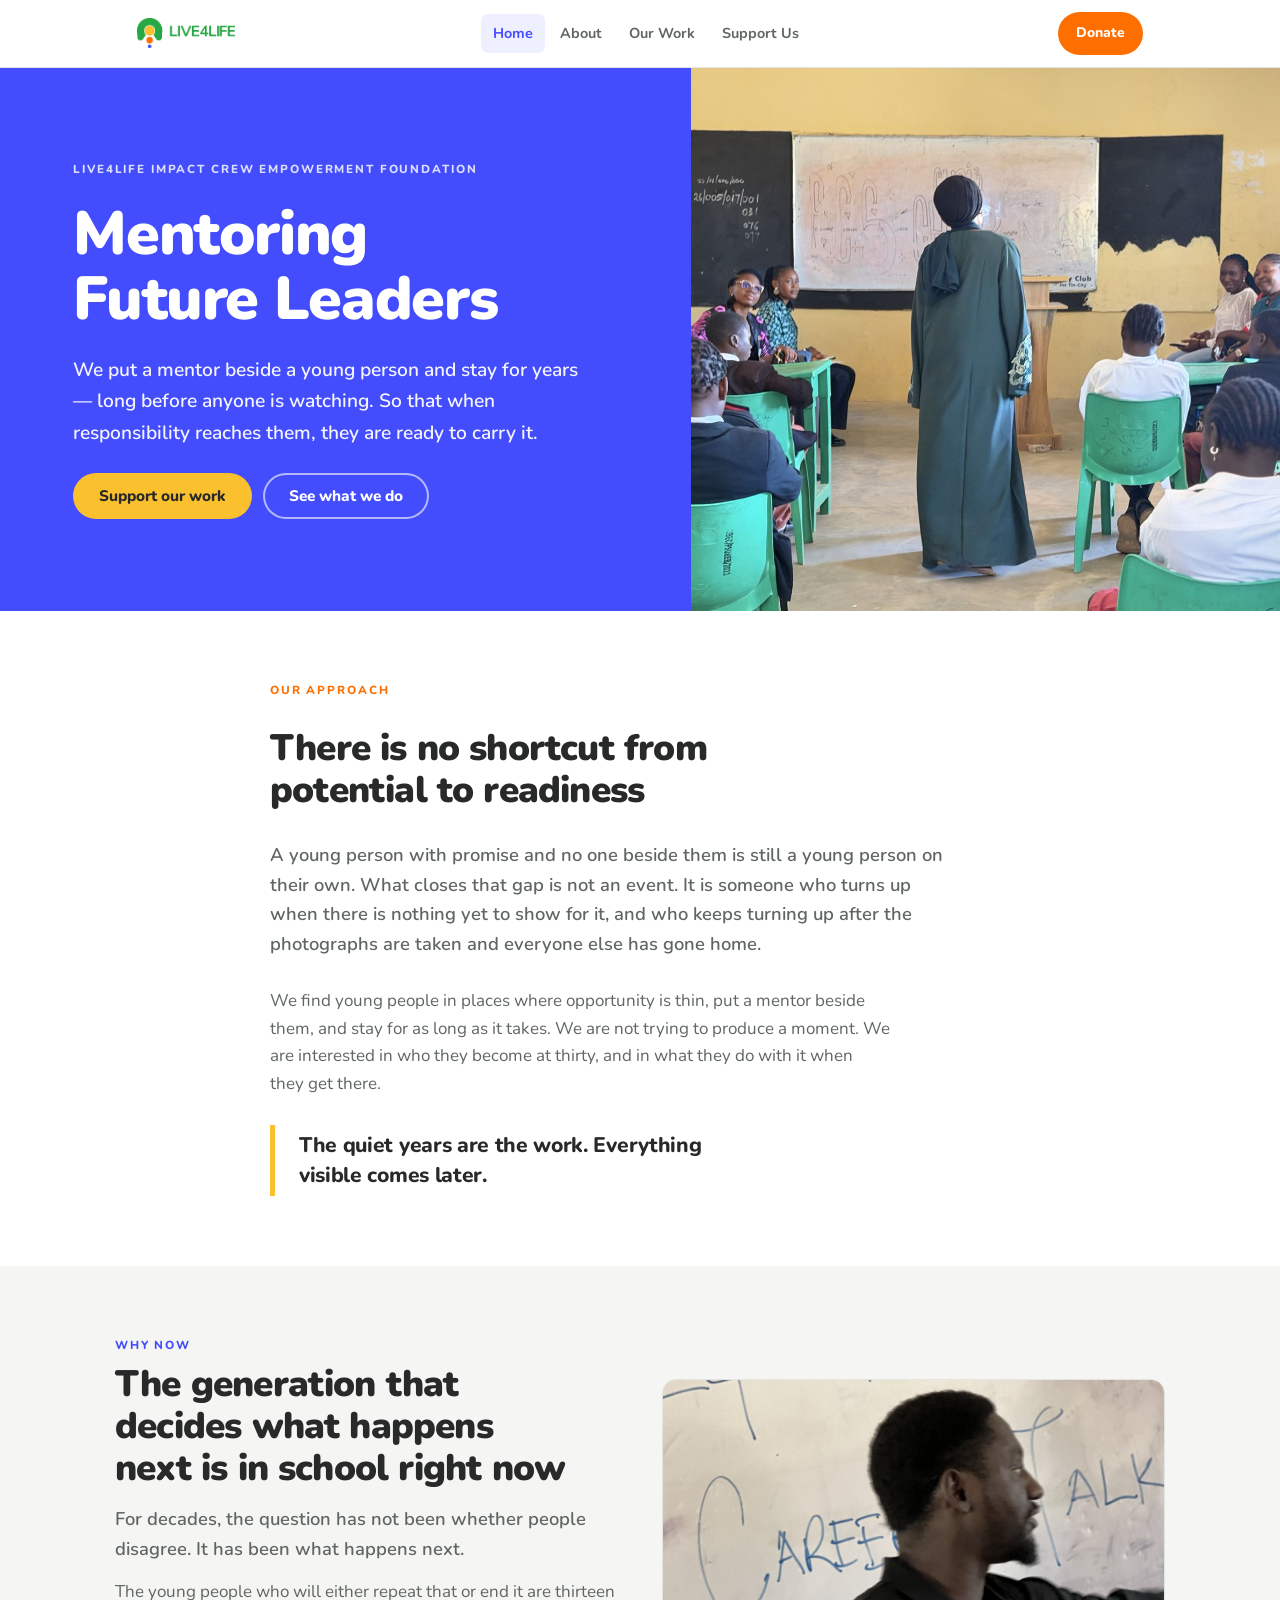
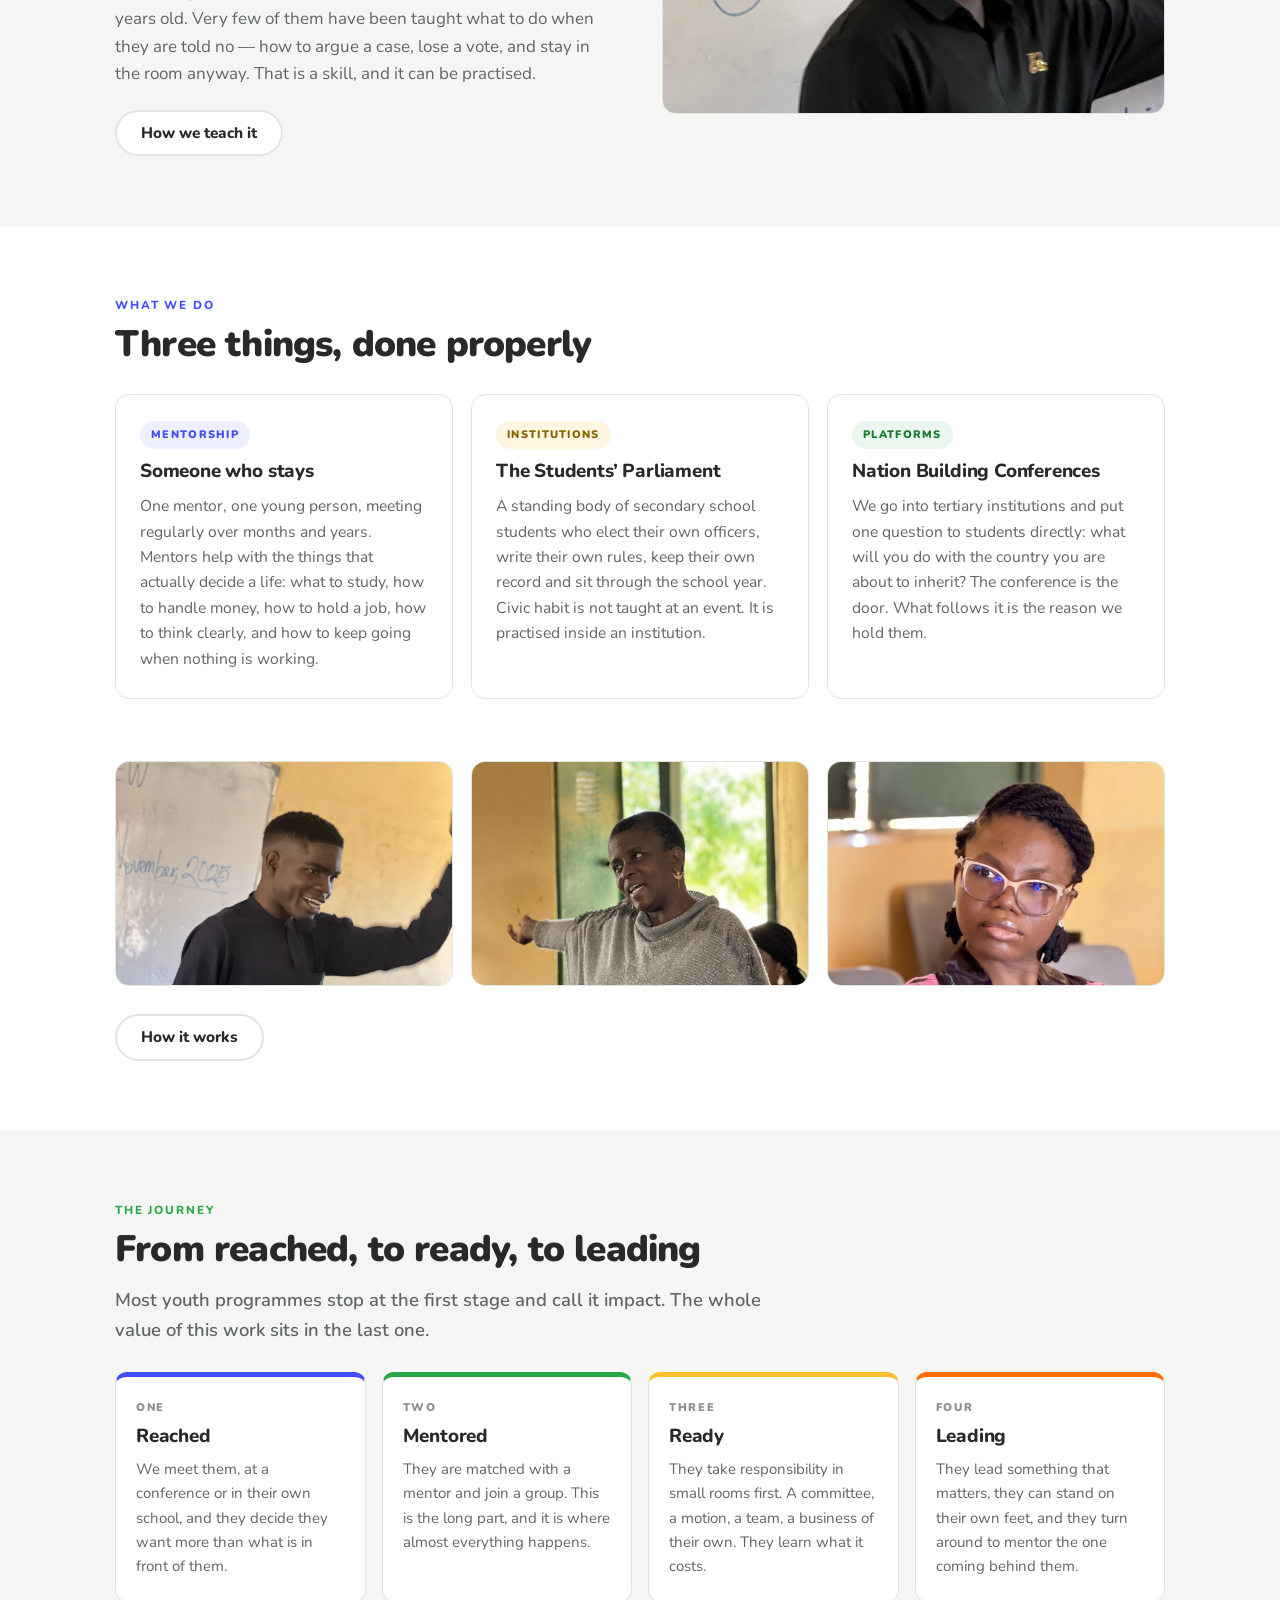
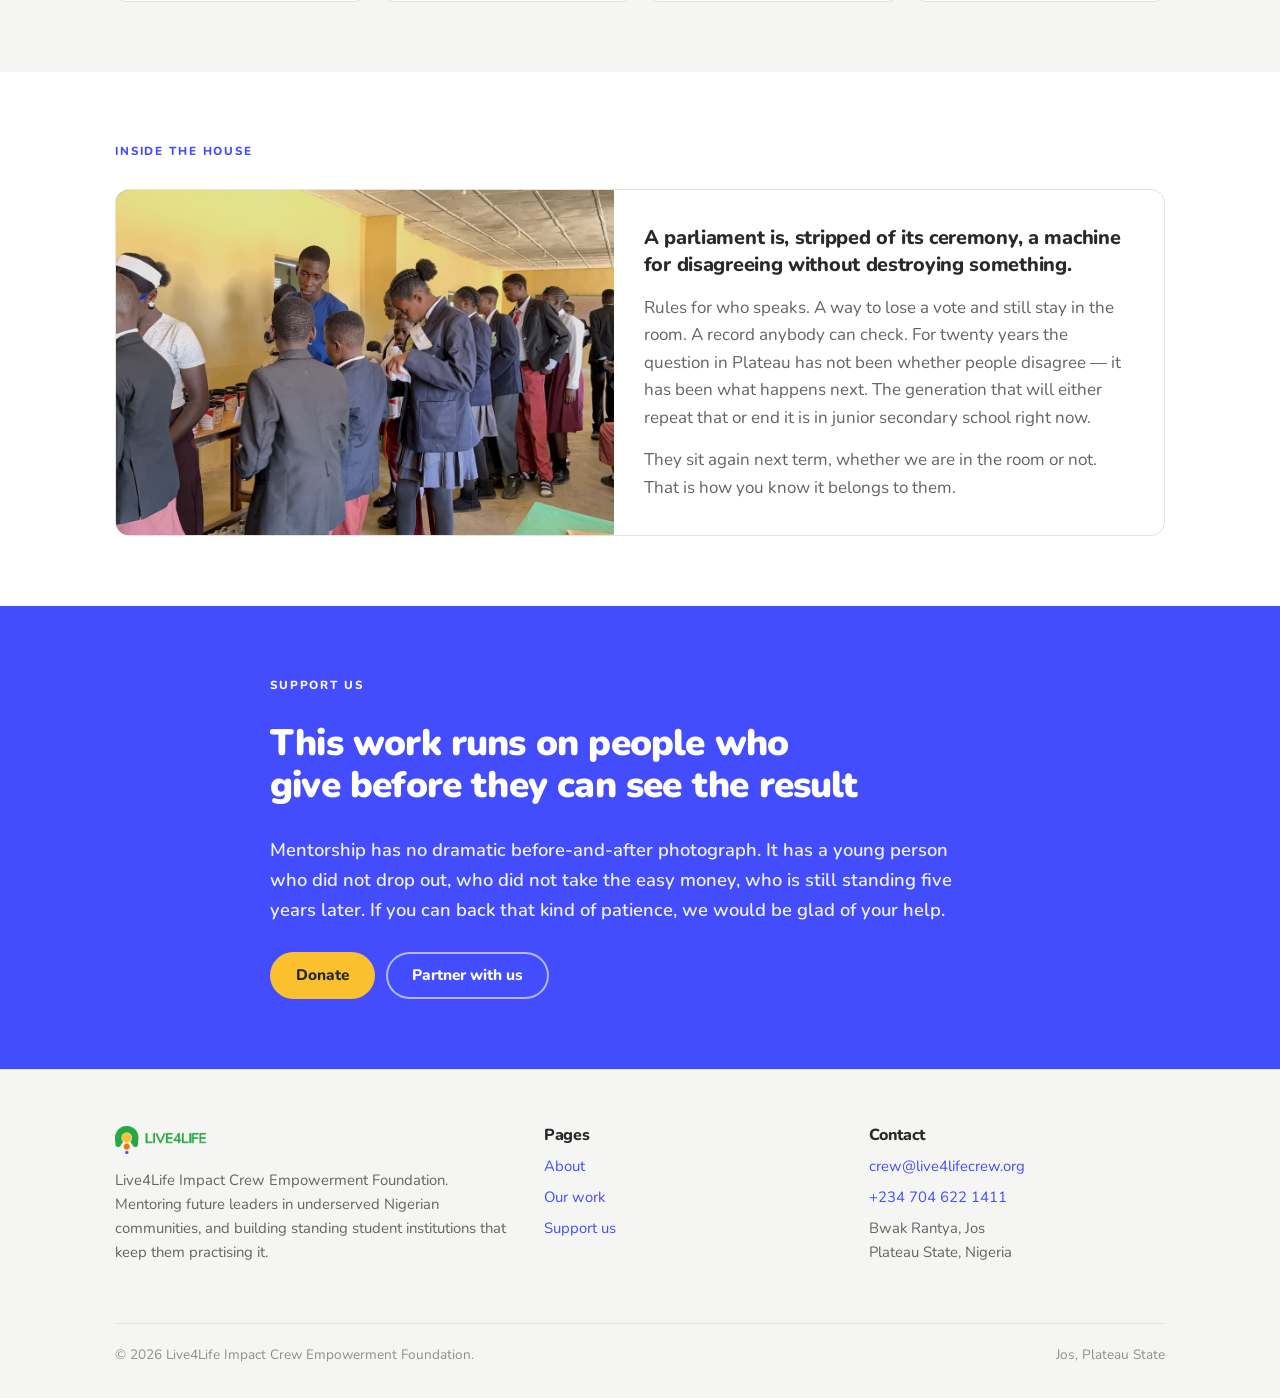
<file: index.html>
<!doctype html>
<html lang="en">
<head>
<meta charset="utf-8">
<meta name="viewport" content="width=device-width,initial-scale=1">
<title>Live4Life Impact Crew Empowerment Foundation</title>
<meta name="description" content="We mentor young people in underserved Nigerian communities into capable adults and trustworthy leaders, and build standing student institutions that keep them practising it.">
<meta property="og:title" content="Live4Life Impact Crew Empowerment Foundation">
<meta property="og:description" content="We mentor young people in underserved Nigerian communities into capable adults and trustworthy leaders, and build standing student institutions that keep them practising it.">
<meta property="og:type" content="website">
<meta property="og:image" content="https://live4lifecrew.org/assets/img/og.jpg">
<meta property="og:url" content="https://live4lifecrew.org/">
<meta name="twitter:card" content="summary_large_image">
<link rel="canonical" href="https://live4lifecrew.org/">
<link rel="icon" href="assets/img/favicon.ico" sizes="any">
<link rel="icon" type="image/png" href="assets/img/favicon.png">
<link rel="apple-touch-icon" href="assets/img/apple-touch-icon.png">
<link rel="preconnect" href="https://fonts.googleapis.com">
<link rel="preconnect" href="https://fonts.gstatic.com" crossorigin>
<link rel="stylesheet" href="https://fonts.googleapis.com/css2?family=Nunito:ital,wght@0,400;0,600;0,700;0,800;0,900;1,400&display=swap">
<link rel="stylesheet" href="assets/css/style.css">
</head>
<body>
<a class="skip" href="#main">Skip to content</a>
<nav class="site">
  <div class="nav-in">
    <a class="brand" href="index.html" aria-label="Live4Life Impact Crew Empowerment Foundation home">
      <img src="assets/img/logo-colour.png" alt="Live4Life Impact Crew Empowerment Foundation">
    </a>
    <button class="burger" aria-label="Menu" aria-expanded="false" aria-controls="navlinks">
      <span></span><span></span><span></span>
    </button>
    <div class="navlinks" id="navlinks">
      <a href="index.html" aria-current="page">Home</a>
      <a href="about.html">About</a>
      <a href="our-work.html">Our Work</a>
      <a href="support.html">Support Us</a>
      <a class="navcta" href="support.html">Donate</a>
    </div>
    <a class="navcta" href="support.html">Donate</a>
  </div>
</nav>
<main id="main">

<div class="hero">
  <div class="hero-copy">
    <p class="eyebrow w">Live4Life Impact Crew Empowerment Foundation</p>
    <h1>Mentoring Future Leaders</h1>
    <p class="sub">We put a mentor beside a young person and stay for years &mdash; long before anyone is watching. So that when responsibility reaches them, they are ready to carry it.</p>
    <div class="btnrow">
      <a class="btn primary" href="support.html">Support our work</a>
      <a class="btn ghost" href="our-work.html">See what we do</a>
    </div>
  </div>
  <div class="hero-photo">
    <img src="assets/img/house-wide.jpg" alt="The Students&rsquo; Parliament in session in Jos, a facilitator standing in the middle of the room and members seated around her." width="1800" height="1012">
  </div>
</div>

<div class="band">
  <div class="inner narrow">
    <p class="eyebrow o">Our approach</p>
    <h2>There is no shortcut from potential to readiness</h2>
    <p class="lead">A young person with promise and no one beside them is still a young person on their own. What closes that gap is not an event. It is someone who turns up when there is nothing yet to show for it, and who keeps turning up after the photographs are taken and everyone else has gone home.</p>
    <p class="muted">We find young people in places where opportunity is thin, put a mentor beside them, and stay for as long as it takes. We are not trying to produce a moment. We are interested in who they become at thirty, and in what they do with it when they get there.</p>
    <div class="pull">The quiet years are the work. Everything visible comes later.</div>
  </div>
</div>

<div class="band paper">
  <div class="inner">
    <div class="grid2" style="gap:44px; align-items:center">
      <div>
        <p class="eyebrow">Why now</p>
        <h2 style="margin-top:9px">The generation that decides what happens next is in school right now</h2>
        <p class="lead" style="margin-top:14px">For decades, the question has not been whether people disagree. It has been what happens next.</p>
        <p class="muted" style="margin-top:14px">The young people who will either repeat that or end it are thirteen years old. Very few of them have been taught what to do when they are told no &mdash; how to argue a case, lose a vote, and stay in the room anyway. That is a skill, and it can be practised.</p>
        <a class="btn line" href="our-work.html" style="display:inline-block; margin-top:22px">How we teach it</a>
      </div>
      <figure class="fig fig-crop">
        <img src="assets/img/b-talk.jpg" alt="A mentor working through a point at the whiteboard during a session." width="1700" height="850" loading="lazy">
      </figure>
    </div>
  </div>
</div>

<div class="band">
  <div class="inner">
    <div>
      <p class="eyebrow">What we do</p>
      <h2 style="margin-top:9px">Three things, done properly</h2>
    </div>
    <div class="grid3">
      <div class="card">
        <span class="tag b">Mentorship</span>
        <h3>Someone who stays</h3>
        <p>One mentor, one young person, meeting regularly over months and years. Mentors help with the things that actually decide a life: what to study, how to handle money, how to hold a job, how to think clearly, and how to keep going when nothing is working.</p>
      </div>
      <div class="card">
        <span class="tag y">Institutions</span>
        <h3>The Students&rsquo; Parliament</h3>
        <p>A standing body of secondary school students who elect their own officers, write their own rules, keep their own record and sit through the school year. Civic habit is not taught at an event. It is practised inside an institution.</p>
      </div>
      <div class="card">
        <span class="tag g">Platforms</span>
        <h3>Nation Building Conferences</h3>
        <p>We go into tertiary institutions and put one question to students directly: what will you do with the country you are about to inherit? The conference is the door. What follows it is the reason we hold them.</p>
      </div>
    </div>

    <div class="grid3" style="margin-top:34px">
      <figure class="fig fig-crop"><img src="assets/img/m-01.jpg" alt="A mentor working through a point at the board." width="1100" height="733" loading="lazy"></figure>
      <figure class="fig fig-crop"><img src="assets/img/m-02.jpg" alt="A mentor making a point to the room." width="1100" height="733" loading="lazy"></figure>
      <figure class="fig fig-crop"><img src="assets/img/m-08.jpg" alt="A mentor listening during a session." width="1100" height="733" loading="lazy"></figure>
    </div>
    <a class="btn line" href="our-work.html" style="align-self:flex-start">How it works</a>
  </div>
</div>

<div class="band paper">
  <div class="inner">
    <div>
      <p class="eyebrow g">The journey</p>
      <h2 style="margin-top:9px">From reached, to ready, to leading</h2>
      <p class="lead" style="margin-top:14px">Most youth programmes stop at the first stage and call it impact. The whole value of this work sits in the last one.</p>
    </div>
    <div class="path">
      <div class="stage"><span class="n">ONE</span><h3>Reached</h3><p>We meet them, at a conference or in their own school, and they decide they want more than what is in front of them.</p></div>
      <div class="stage"><span class="n">TWO</span><h3>Mentored</h3><p>They are matched with a mentor and join a group. This is the long part, and it is where almost everything happens.</p></div>
      <div class="stage"><span class="n">THREE</span><h3>Ready</h3><p>They take responsibility in small rooms first. A committee, a motion, a team, a business of their own. They learn what it costs.</p></div>
      <div class="stage"><span class="n">FOUR</span><h3>Leading</h3><p>They lead something that matters, they can stand on their own feet, and they turn around to mentor the one coming behind them.</p></div>
    </div>
  </div>
</div>

<div class="band">
  <div class="inner">
    <p class="eyebrow">Inside the House</p>
    <div class="story">
      <div class="pic"><img src="assets/img/arrival.jpg" alt="Delegates from several schools arriving and signing in on the opening day of the Students&rsquo; Parliament." width="1400" height="788"></div>
      <div class="txt">
        <blockquote>A parliament is, stripped of its ceremony, a machine for disagreeing without destroying something.</blockquote>
        <p class="muted">Rules for who speaks. A way to lose a vote and still stay in the room. A record anybody can check. For twenty years the question in Plateau has not been whether people disagree &mdash; it has been what happens next. The generation that will either repeat that or end it is in junior secondary school right now.</p>
        <p class="muted">They sit again next term, whether we are in the room or not. That is how you know it belongs to them.</p>
      </div>
    </div>
  </div>
</div>

<div class="band blue">
  <div class="inner narrow">
    <p class="eyebrow w">Support us</p>
    <h2>This work runs on people who give before they can see the result</h2>
    <p class="lead">Mentorship has no dramatic before-and-after photograph. It has a young person who did not drop out, who did not take the easy money, who is still standing five years later. If you can back that kind of patience, we would be glad of your help.</p>
    <div class="btnrow">
      <a class="btn primary" href="support.html">Donate</a>
      <a class="btn ghost" href="support.html">Partner with us</a>
    </div>
  </div>
</div>
</main>
<footer class="site">
  <div class="inner">
    <div class="fgrid">
      <div>
        <img src="assets/img/logo-colour.png" alt="Live4Life Impact Crew Empowerment Foundation">
        <p>Live4Life Impact Crew Empowerment Foundation. Mentoring future leaders in underserved Nigerian communities, and building standing student institutions that keep them practising it.</p>
      </div>
      <div>
        <h4>Pages</h4>
        <ul>
          <li><a href="about.html">About</a></li>
          <li><a href="our-work.html">Our work</a></li>
          <li><a href="support.html">Support us</a></li>
        </ul>
      </div>
      <div>
        <h4>Contact</h4>
        <ul>
          <li><a href="mailto:crew@live4lifecrew.org">crew@live4lifecrew.org</a></li>
          <li><a href="tel:+2347046221411">+234 704 622 1411</a></li>
          <li>Bwak Rantya, Jos<br>Plateau State, Nigeria</li>
        </ul>
      </div>
    </div>
    <div class="legal">
      <span>&copy; 2026 Live4Life Impact Crew Empowerment Foundation.</span>
      <span>Jos, Plateau State</span>
    </div>
  </div>
</footer>
<script src="assets/js/main.js"></script>
</body>
</html>
</file>
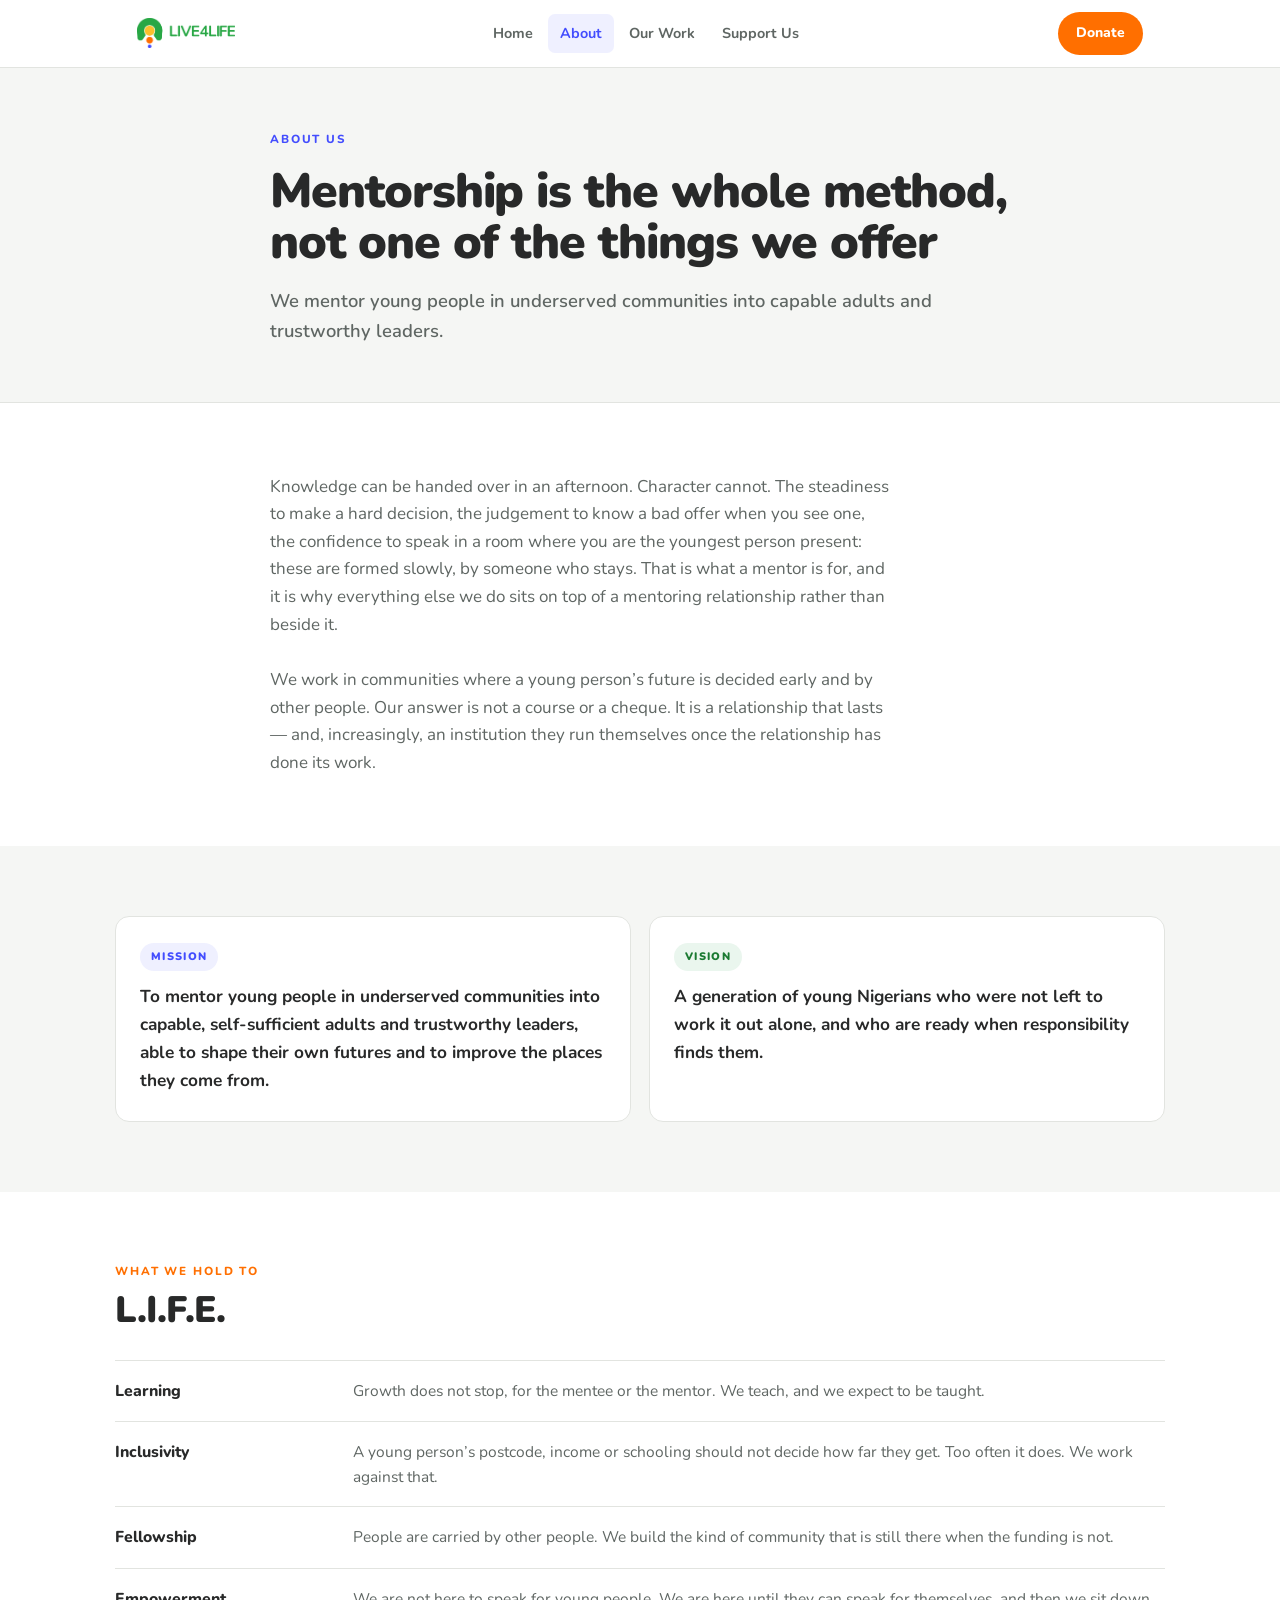
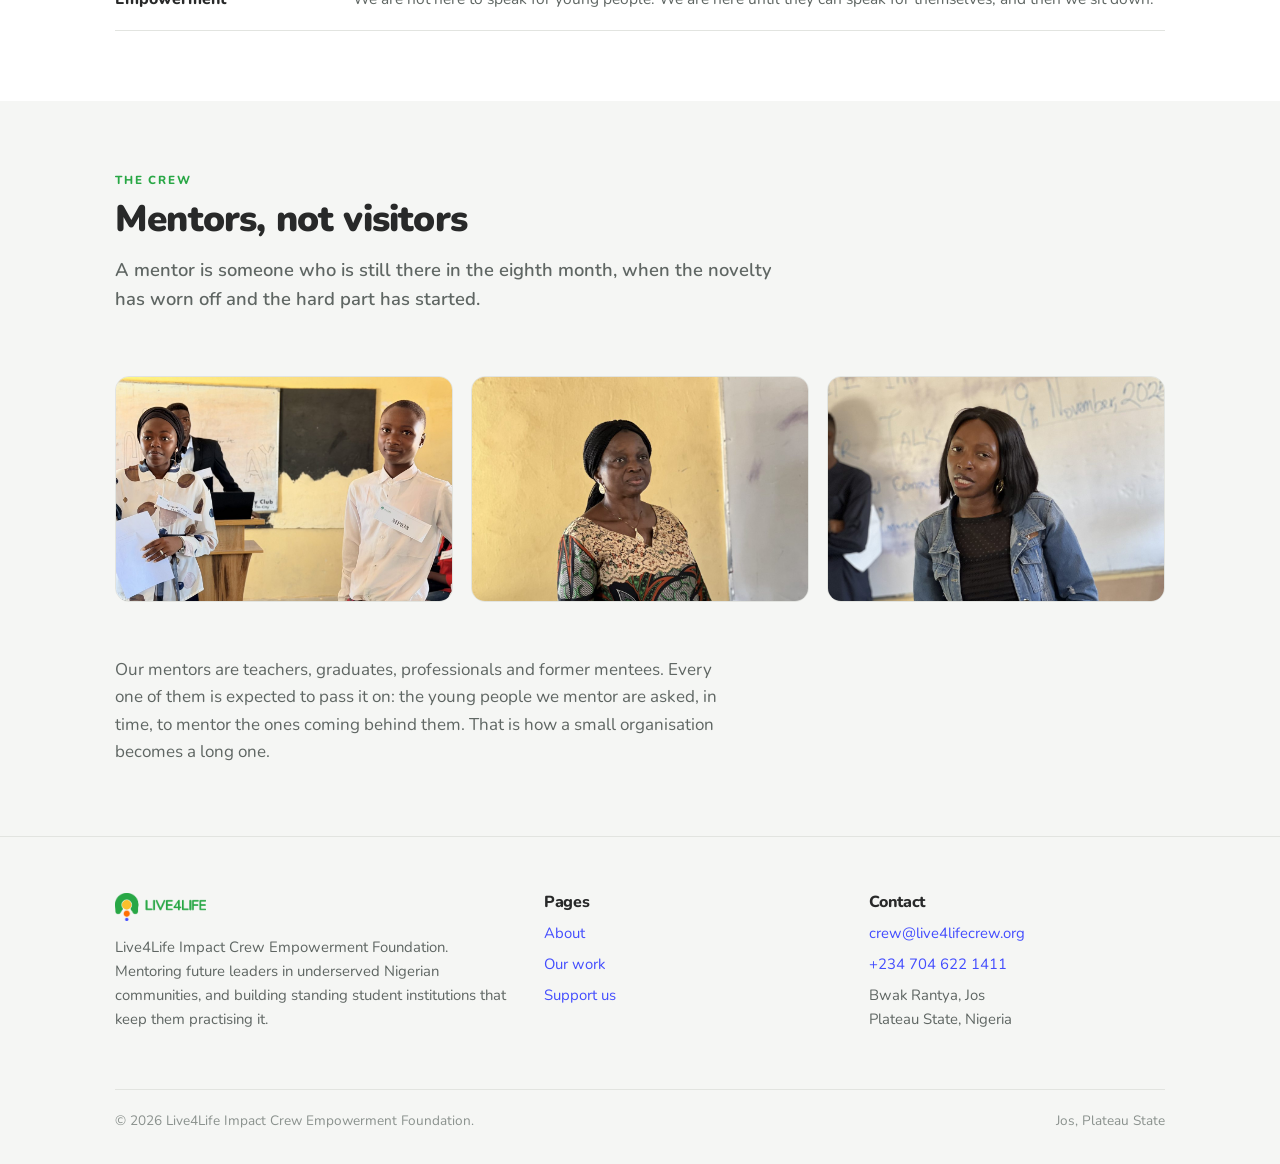
<file: about.html>
<!doctype html>
<html lang="en">
<head>
<meta charset="utf-8">
<meta name="viewport" content="width=device-width,initial-scale=1">
<title>About &mdash; Live4Life Impact Crew Empowerment Foundation</title>
<meta name="description" content="A Nigerian not-for-profit registered in 2024. Our mission, our values, and the four years that took us from a skills workshop to a students' parliament.">
<meta property="og:title" content="About &mdash; Live4Life Impact Crew Empowerment Foundation">
<meta property="og:description" content="A Nigerian not-for-profit registered in 2024. Our mission, our values, and the four years that took us from a skills workshop to a students' parliament.">
<meta property="og:type" content="website">
<meta property="og:image" content="https://live4lifecrew.org/assets/img/og.jpg">
<meta property="og:url" content="https://live4lifecrew.org/about.html">
<meta name="twitter:card" content="summary_large_image">
<link rel="canonical" href="https://live4lifecrew.org/about.html">
<link rel="icon" href="assets/img/favicon.ico" sizes="any">
<link rel="icon" type="image/png" href="assets/img/favicon.png">
<link rel="apple-touch-icon" href="assets/img/apple-touch-icon.png">
<link rel="preconnect" href="https://fonts.googleapis.com">
<link rel="preconnect" href="https://fonts.gstatic.com" crossorigin>
<link rel="stylesheet" href="https://fonts.googleapis.com/css2?family=Nunito:ital,wght@0,400;0,600;0,700;0,800;0,900;1,400&display=swap">
<link rel="stylesheet" href="assets/css/style.css">
</head>
<body>
<a class="skip" href="#main">Skip to content</a>
<nav class="site">
  <div class="nav-in">
    <a class="brand" href="index.html" aria-label="Live4Life Impact Crew Empowerment Foundation home">
      <img src="assets/img/logo-colour.png" alt="Live4Life Impact Crew Empowerment Foundation">
    </a>
    <button class="burger" aria-label="Menu" aria-expanded="false" aria-controls="navlinks">
      <span></span><span></span><span></span>
    </button>
    <div class="navlinks" id="navlinks">
      <a href="index.html">Home</a>
      <a href="about.html" aria-current="page">About</a>
      <a href="our-work.html">Our Work</a>
      <a href="support.html">Support Us</a>
      <a class="navcta" href="support.html">Donate</a>
    </div>
    <a class="navcta" href="support.html">Donate</a>
  </div>
</nav>
<main id="main">

<div class="pagehead">
  <div class="inner narrow">
    <p class="eyebrow">About us</p>
    <h1 style="font-size:clamp(2rem,5vw,3rem)">Mentorship is the whole method, not one of the things we offer</h1>
    <p class="lead">We mentor young people in underserved communities into capable adults and trustworthy leaders.</p>
  </div>
</div>

<div class="band">
  <div class="inner narrow">
    <p class="muted">Knowledge can be handed over in an afternoon. Character cannot. The steadiness to make a hard decision, the judgement to know a bad offer when you see one, the confidence to speak in a room where you are the youngest person present: these are formed slowly, by someone who stays. That is what a mentor is for, and it is why everything else we do sits on top of a mentoring relationship rather than beside it.</p>
    <p class="muted">We work in communities where a young person&rsquo;s future is decided early and by other people. Our answer is not a course or a cheque. It is a relationship that lasts &mdash; and, increasingly, an institution they run themselves once the relationship has done its work.</p>
  </div>
</div>

<div class="band paper">
  <div class="inner">
    <div class="grid2">
      <div class="card">
        <span class="tag b">Mission</span>
        <p style="font-size:1.08rem; color:var(--ink); font-weight:700">To mentor young people in underserved communities into capable, self-sufficient adults and trustworthy leaders, able to shape their own futures and to improve the places they come from.</p>
      </div>
      <div class="card">
        <span class="tag g">Vision</span>
        <p style="font-size:1.08rem; color:var(--ink); font-weight:700">A generation of young Nigerians who were not left to work it out alone, and who are ready when responsibility finds them.</p>
      </div>
    </div>
  </div>
</div>

<div class="band">
  <div class="inner">
    <div>
      <p class="eyebrow o">What we hold to</p>
      <h2 style="margin-top:9px">L.I.F.E.</h2>
    </div>
    <div class="rows">
      <div class="row"><span class="k">Learning</span><span class="v">Growth does not stop, for the mentee or the mentor. We teach, and we expect to be taught.</span></div>
      <div class="row"><span class="k">Inclusivity</span><span class="v">A young person&rsquo;s postcode, income or schooling should not decide how far they get. Too often it does. We work against that.</span></div>
      <div class="row"><span class="k">Fellowship</span><span class="v">People are carried by other people. We build the kind of community that is still there when the funding is not.</span></div>
      <div class="row"><span class="k">Empowerment</span><span class="v">We are not here to speak for young people. We are here until they can speak for themselves, and then we sit down.</span></div>
    </div>
  </div>
</div>

<div class="band paper">
  <div class="inner">
    <div>
      <p class="eyebrow g">The crew</p>
      <h2 style="margin-top:9px">Mentors, not visitors</h2>
      <p class="lead" style="margin-top:14px">A mentor is someone who is still there in the eighth month, when the novelty has worn off and the hard part has started.</p>
    </div>
    <div class="grid3" style="margin-top:34px">
      <figure class="fig fig-crop"><img src="assets/img/b-lectern.jpg" alt="Facilitators running a session in a school classroom." width="1700" height="850" loading="lazy"></figure>
      <figure class="fig fig-crop"><img src="assets/img/m-09.jpg" alt="A mentor standing at the board during a session." width="1100" height="733" loading="lazy"></figure>
      <figure class="fig fig-crop"><img src="assets/img/m-06.jpg" alt="A mentor leading a session at the board." width="1100" height="733" loading="lazy"></figure>
    </div>
    <p class="muted" style="margin-top:26px">Our mentors are teachers, graduates, professionals and former mentees. Every one of them is expected to pass it on: the young people we mentor are asked, in time, to mentor the ones coming behind them. That is how a small organisation becomes a long one.</p>
  </div>
</div>

</main>
<footer class="site">
  <div class="inner">
    <div class="fgrid">
      <div>
        <img src="assets/img/logo-colour.png" alt="Live4Life Impact Crew Empowerment Foundation">
        <p>Live4Life Impact Crew Empowerment Foundation. Mentoring future leaders in underserved Nigerian communities, and building standing student institutions that keep them practising it.</p>
      </div>
      <div>
        <h4>Pages</h4>
        <ul>
          <li><a href="about.html">About</a></li>
          <li><a href="our-work.html">Our work</a></li>
          <li><a href="support.html">Support us</a></li>
        </ul>
      </div>
      <div>
        <h4>Contact</h4>
        <ul>
          <li><a href="mailto:crew@live4lifecrew.org">crew@live4lifecrew.org</a></li>
          <li><a href="tel:+2347046221411">+234 704 622 1411</a></li>
          <li>Bwak Rantya, Jos<br>Plateau State, Nigeria</li>
        </ul>
      </div>
    </div>
    <div class="legal">
      <span>&copy; 2026 Live4Life Impact Crew Empowerment Foundation.</span>
      <span>Jos, Plateau State</span>
    </div>
  </div>
</footer>
<script src="assets/js/main.js"></script>
</body>
</html>
</file>
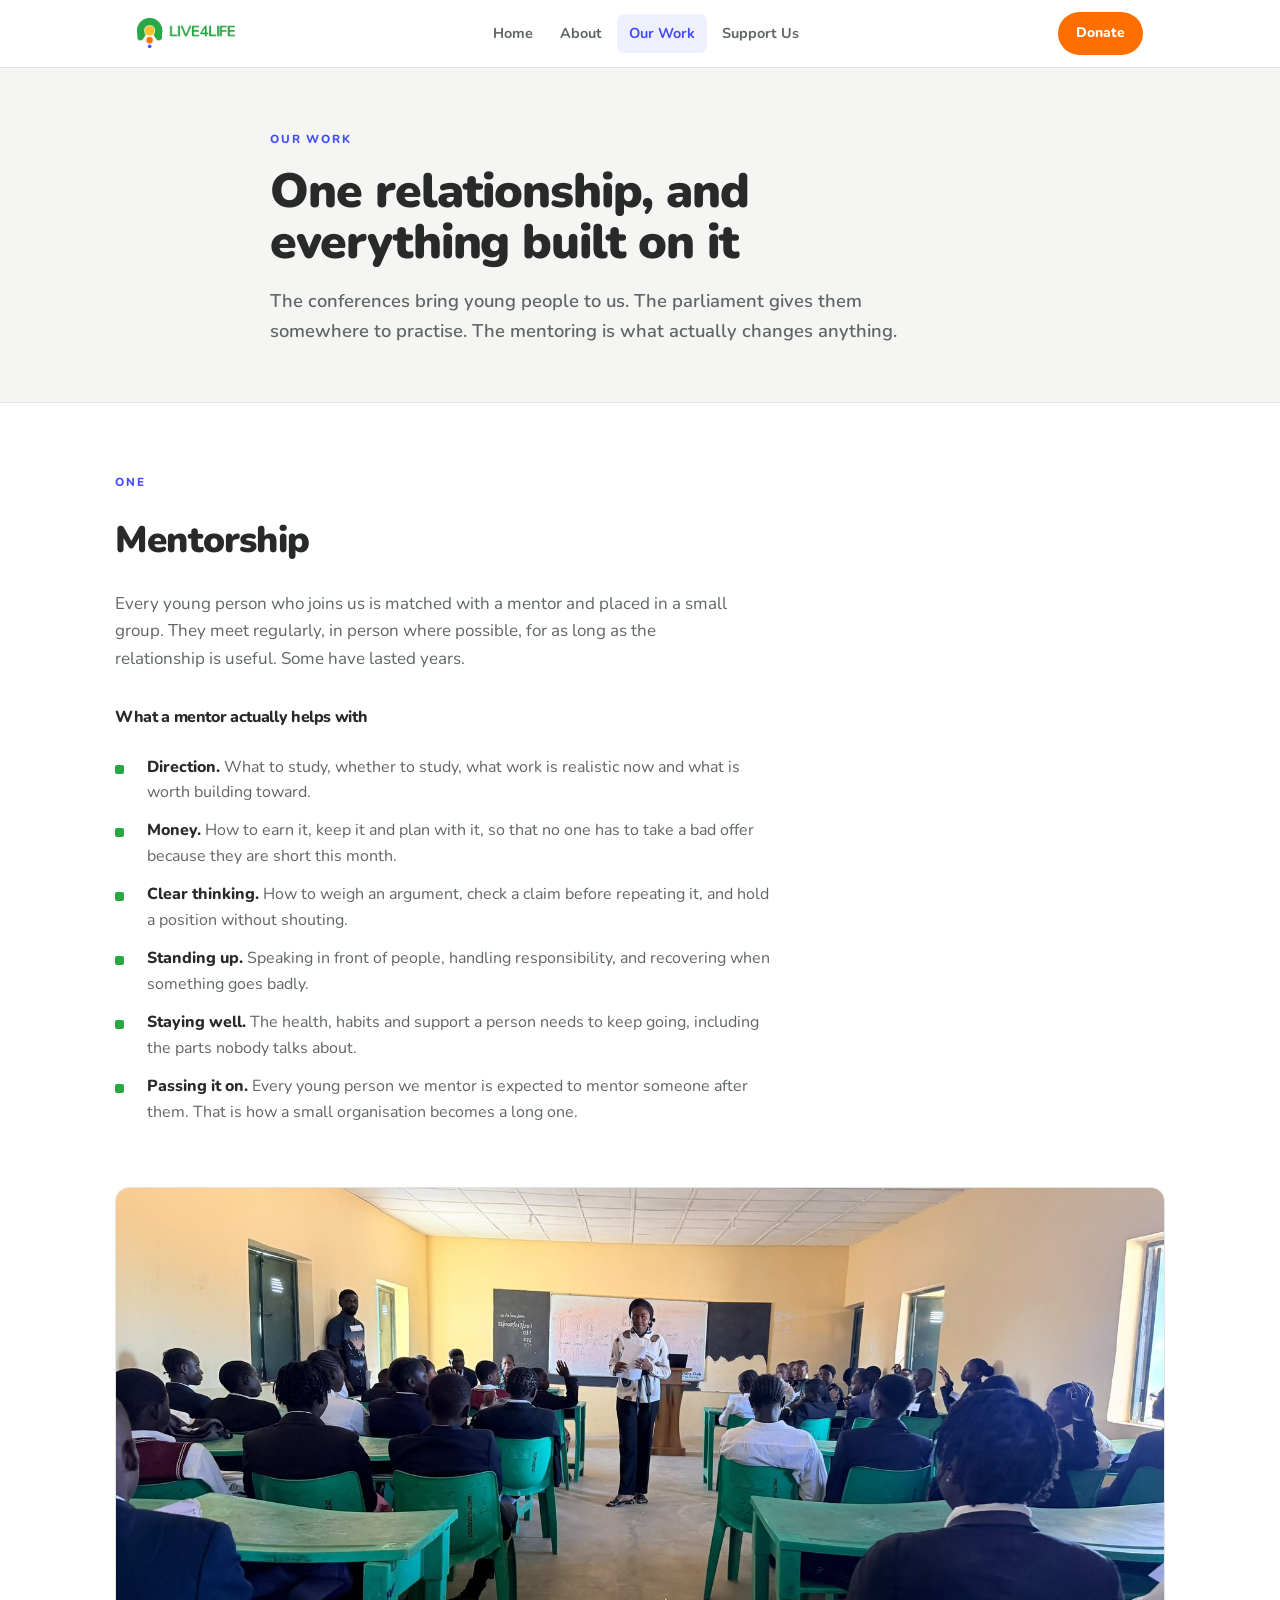
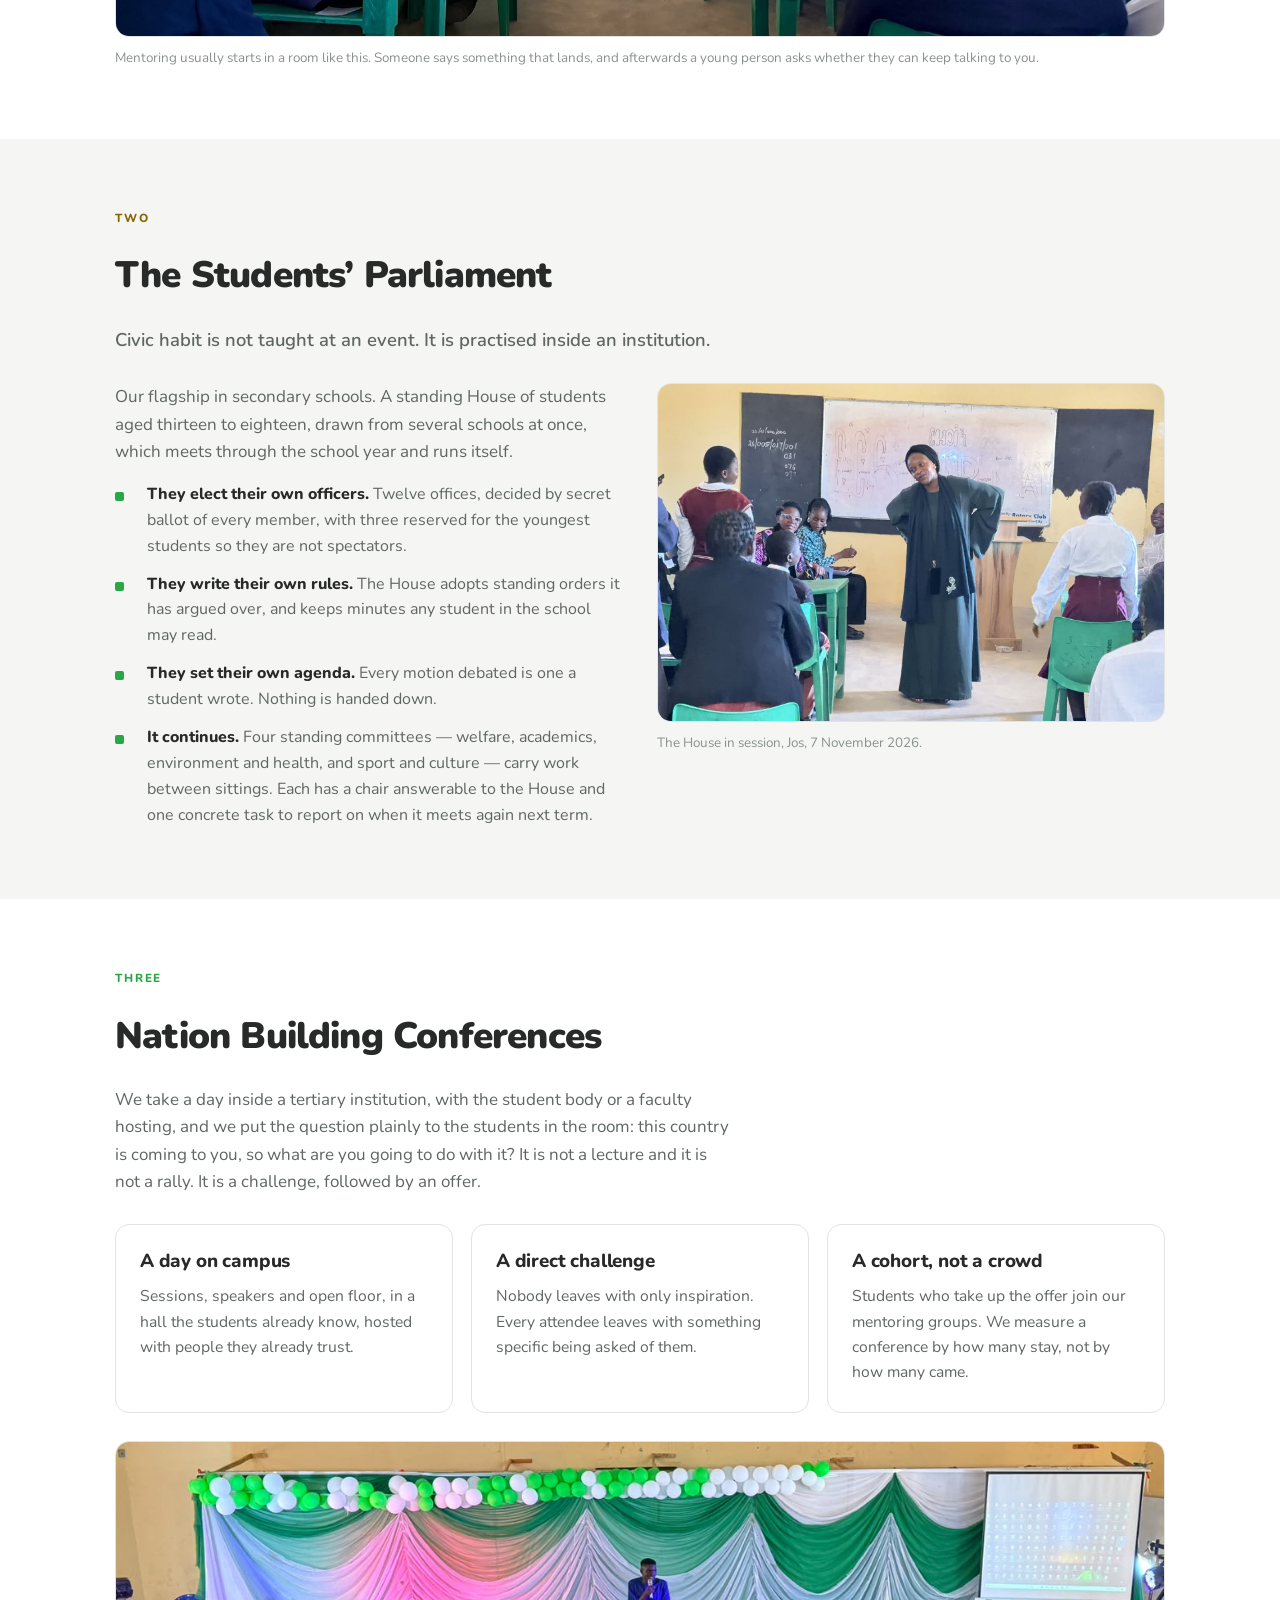
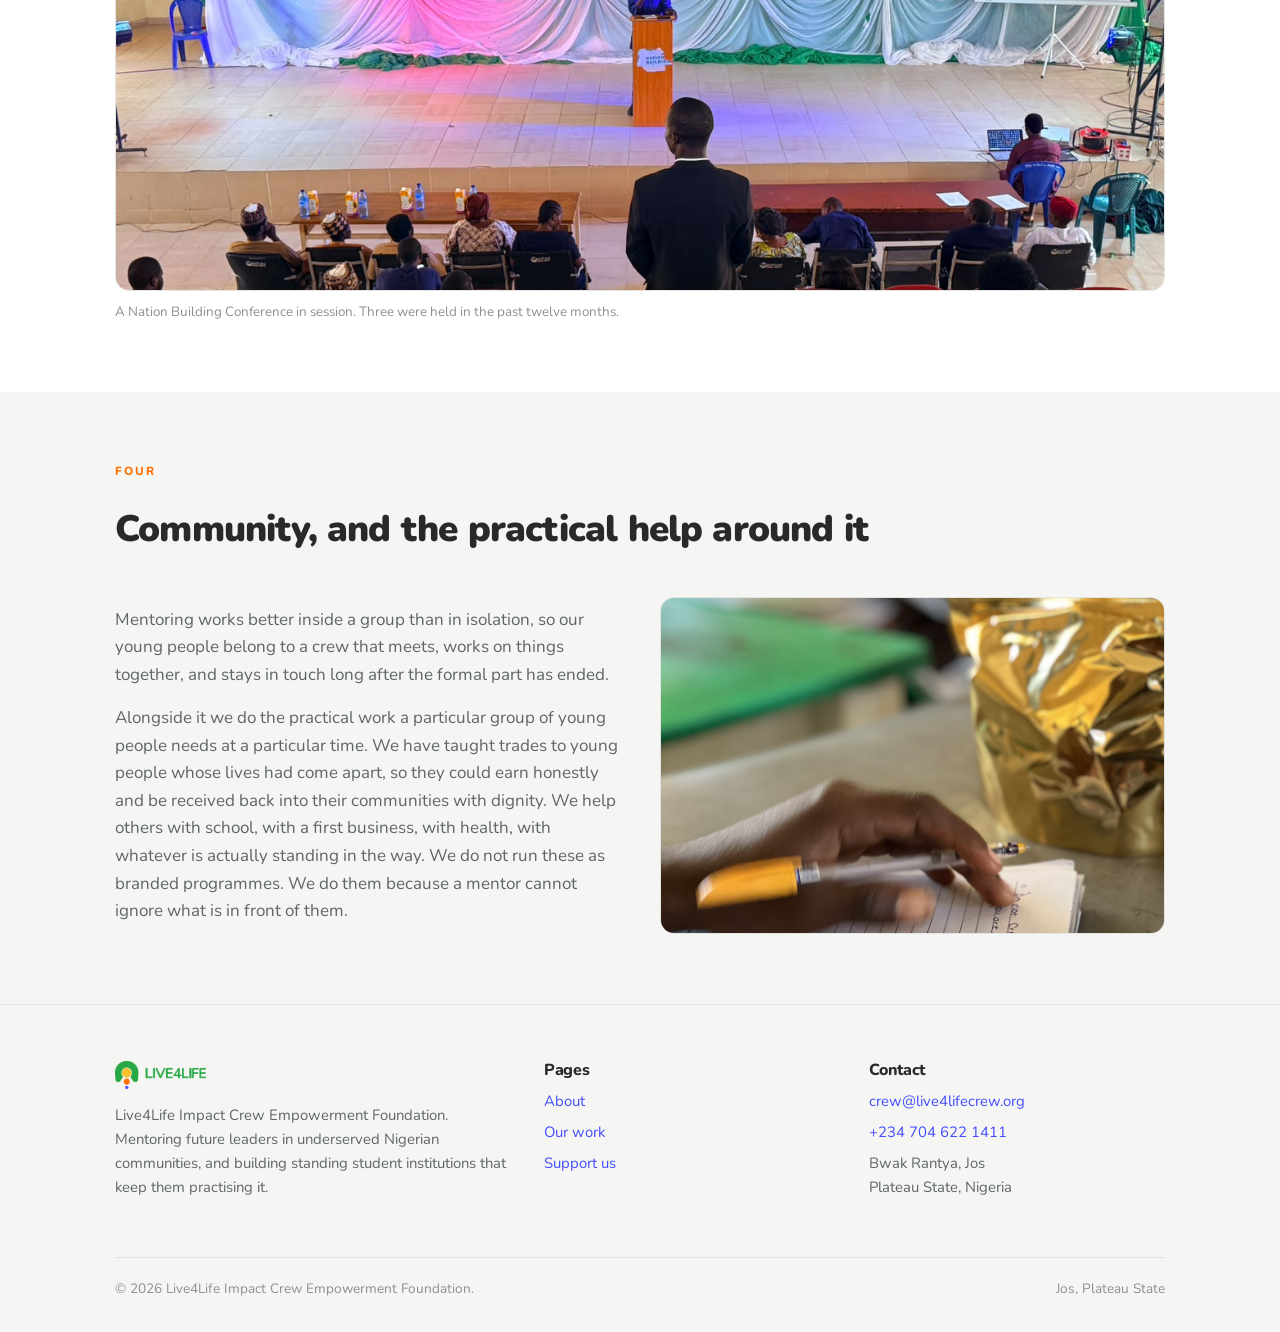
<file: our-work.html>
<!doctype html>
<html lang="en">
<head>
<meta charset="utf-8">
<meta name="viewport" content="width=device-width,initial-scale=1">
<title>Our work &mdash; Live4Life Impact Crew Empowerment Foundation</title>
<meta name="description" content="Mentorship, the Students' Parliament and Nation Building Conferences: one relationship, and everything built on it.">
<meta property="og:title" content="Our work &mdash; Live4Life Impact Crew Empowerment Foundation">
<meta property="og:description" content="Mentorship, the Students' Parliament and Nation Building Conferences: one relationship, and everything built on it.">
<meta property="og:type" content="website">
<meta property="og:image" content="https://live4lifecrew.org/assets/img/og.jpg">
<meta property="og:url" content="https://live4lifecrew.org/our-work.html">
<meta name="twitter:card" content="summary_large_image">
<link rel="canonical" href="https://live4lifecrew.org/our-work.html">
<link rel="icon" href="assets/img/favicon.ico" sizes="any">
<link rel="icon" type="image/png" href="assets/img/favicon.png">
<link rel="apple-touch-icon" href="assets/img/apple-touch-icon.png">
<link rel="preconnect" href="https://fonts.googleapis.com">
<link rel="preconnect" href="https://fonts.gstatic.com" crossorigin>
<link rel="stylesheet" href="https://fonts.googleapis.com/css2?family=Nunito:ital,wght@0,400;0,600;0,700;0,800;0,900;1,400&display=swap">
<link rel="stylesheet" href="assets/css/style.css">
</head>
<body>
<a class="skip" href="#main">Skip to content</a>
<nav class="site">
  <div class="nav-in">
    <a class="brand" href="index.html" aria-label="Live4Life Impact Crew Empowerment Foundation home">
      <img src="assets/img/logo-colour.png" alt="Live4Life Impact Crew Empowerment Foundation">
    </a>
    <button class="burger" aria-label="Menu" aria-expanded="false" aria-controls="navlinks">
      <span></span><span></span><span></span>
    </button>
    <div class="navlinks" id="navlinks">
      <a href="index.html">Home</a>
      <a href="about.html">About</a>
      <a href="our-work.html" aria-current="page">Our Work</a>
      <a href="support.html">Support Us</a>
      <a class="navcta" href="support.html">Donate</a>
    </div>
    <a class="navcta" href="support.html">Donate</a>
  </div>
</nav>
<main id="main">

<div class="pagehead">
  <div class="inner narrow">
    <p class="eyebrow">Our work</p>
    <h1 style="font-size:clamp(2rem,5vw,3rem)">One relationship, and everything built on it</h1>
    <p class="lead">The conferences bring young people to us. The parliament gives them somewhere to practise. The mentoring is what actually changes anything.</p>
  </div>
</div>

<div class="band">
  <div class="inner">
    <p class="eyebrow">One</p>
    <h2>Mentorship</h2>
    <p class="muted">Every young person who joins us is matched with a mentor and placed in a small group. They meet regularly, in person where possible, for as long as the relationship is useful. Some have lasted years.</p>
    <h4 style="margin-top:8px">What a mentor actually helps with</h4>
    <ul class="ticks">
      <li><b>Direction.</b> What to study, whether to study, what work is realistic now and what is worth building toward.</li>
      <li><b>Money.</b> How to earn it, keep it and plan with it, so that no one has to take a bad offer because they are short this month.</li>
      <li><b>Clear thinking.</b> How to weigh an argument, check a claim before repeating it, and hold a position without shouting.</li>
      <li><b>Standing up.</b> Speaking in front of people, handling responsibility, and recovering when something goes badly.</li>
      <li><b>Staying well.</b> The health, habits and support a person needs to keep going, including the parts nobody talks about.</li>
      <li><b>Passing it on.</b> Every young person we mentor is expected to mentor someone after them. That is how a small organisation becomes a long one.</li>
    </ul>
    <figure class="fig fig-band" style="margin-top:34px">
      <img src="assets/img/b-session.jpg" alt="A session under way in a school hall, a facilitator at the front and a full room of students listening, one with a hand up." width="1700" height="850" loading="lazy">
      <figcaption>Mentoring usually starts in a room like this. Someone says something that lands, and afterwards a young person asks whether they can keep talking to you.</figcaption>
    </figure>
  </div>
</div>

<div class="band paper">
  <div class="inner">
    <p class="eyebrow y" style="color:#8A6200">Two</p>
    <h2>The Students&rsquo; Parliament</h2>
    <p class="lead">Civic habit is not taught at an event. It is practised inside an institution.</p>
    <div class="grid2" style="gap:34px; align-items:start">
      <div style="display:flex; flex-direction:column; gap:16px">
        <p class="muted">Our flagship in secondary schools. A standing House of students aged thirteen to eighteen, drawn from several schools at once, which meets through the school year and runs itself.</p>
        <ul class="ticks">
          <li><b>They elect their own officers.</b> Twelve offices, decided by secret ballot of every member, with three reserved for the youngest students so they are not spectators.</li>
          <li><b>They write their own rules.</b> The House adopts standing orders it has argued over, and keeps minutes any student in the school may read.</li>
          <li><b>They set their own agenda.</b> Every motion debated is one a student wrote. Nothing is handed down.</li>
          <li><b>It continues.</b> Four standing committees &mdash; welfare, academics, environment and health, and sport and culture &mdash; carry work between sittings. Each has a chair answerable to the House and one concrete task to report on when it meets again next term.</li>
        </ul>
      </div>
      <figure class="fig fig-crop">
        <img src="assets/img/house-session.jpg" alt="The House in session, a facilitator addressing members seated at desks around the room." width="1800" height="1012">
        <figcaption>The House in session, Jos, 7 November 2026.</figcaption>
      </figure>
    </div>
  </div>
</div>

<div class="band">
  <div class="inner">
    <p class="eyebrow g">Three</p>
    <h2>Nation Building Conferences</h2>
    <p class="muted">We take a day inside a tertiary institution, with the student body or a faculty hosting, and we put the question plainly to the students in the room: this country is coming to you, so what are you going to do with it? It is not a lecture and it is not a rally. It is a challenge, followed by an offer.</p>
    <div class="grid3">
      <div class="card"><h3>A day on campus</h3><p>Sessions, speakers and open floor, in a hall the students already know, hosted with people they already trust.</p></div>
      <div class="card"><h3>A direct challenge</h3><p>Nobody leaves with only inspiration. Every attendee leaves with something specific being asked of them.</p></div>
      <div class="card"><h3>A cohort, not a crowd</h3><p>Students who take up the offer join our mentoring groups. We measure a conference by how many stay, not by how many came.</p></div>
    </div>
    <figure class="fig fig-band">
      <img src="assets/img/nb-conference.jpeg" alt="A Nation Building Conference under way in a university hall, a speaker at the podium and delegates seated." width="1280" height="960">
      <figcaption>A Nation Building Conference in session. Three were held in the past twelve months.</figcaption>
    </figure>
  </div>
</div>

<div class="band paper">
  <div class="inner">
    <p class="eyebrow o">Four</p>
    <h2>Community, and the practical help around it</h2>
    <div class="grid2" style="gap:40px; align-items:center; margin-top:18px">
      <div style="display:flex; flex-direction:column; gap:16px">
        <p class="muted">Mentoring works better inside a group than in isolation, so our young people belong to a crew that meets, works on things together, and stays in touch long after the formal part has ended.</p>
        <p class="muted">Alongside it we do the practical work a particular group of young people needs at a particular time. We have taught trades to young people whose lives had come apart, so they could earn honestly and be received back into their communities with dignity. We help others with school, with a first business, with health, with whatever is actually standing in the way. We do not run these as branded programmes. We do them because a mentor cannot ignore what is in front of them.</p>
      </div>
      <figure class="fig fig-crop">
        <img src="assets/img/d-writing.jpg" alt="A young person writing in a notebook during a session." width="1100" height="733" loading="lazy">
      </figure>
    </div>
  </div>
</div>

</main>
<footer class="site">
  <div class="inner">
    <div class="fgrid">
      <div>
        <img src="assets/img/logo-colour.png" alt="Live4Life Impact Crew Empowerment Foundation">
        <p>Live4Life Impact Crew Empowerment Foundation. Mentoring future leaders in underserved Nigerian communities, and building standing student institutions that keep them practising it.</p>
      </div>
      <div>
        <h4>Pages</h4>
        <ul>
          <li><a href="about.html">About</a></li>
          <li><a href="our-work.html">Our work</a></li>
          <li><a href="support.html">Support us</a></li>
        </ul>
      </div>
      <div>
        <h4>Contact</h4>
        <ul>
          <li><a href="mailto:crew@live4lifecrew.org">crew@live4lifecrew.org</a></li>
          <li><a href="tel:+2347046221411">+234 704 622 1411</a></li>
          <li>Bwak Rantya, Jos<br>Plateau State, Nigeria</li>
        </ul>
      </div>
    </div>
    <div class="legal">
      <span>&copy; 2026 Live4Life Impact Crew Empowerment Foundation.</span>
      <span>Jos, Plateau State</span>
    </div>
  </div>
</footer>
<script src="assets/js/main.js"></script>
</body>
</html>
</file>
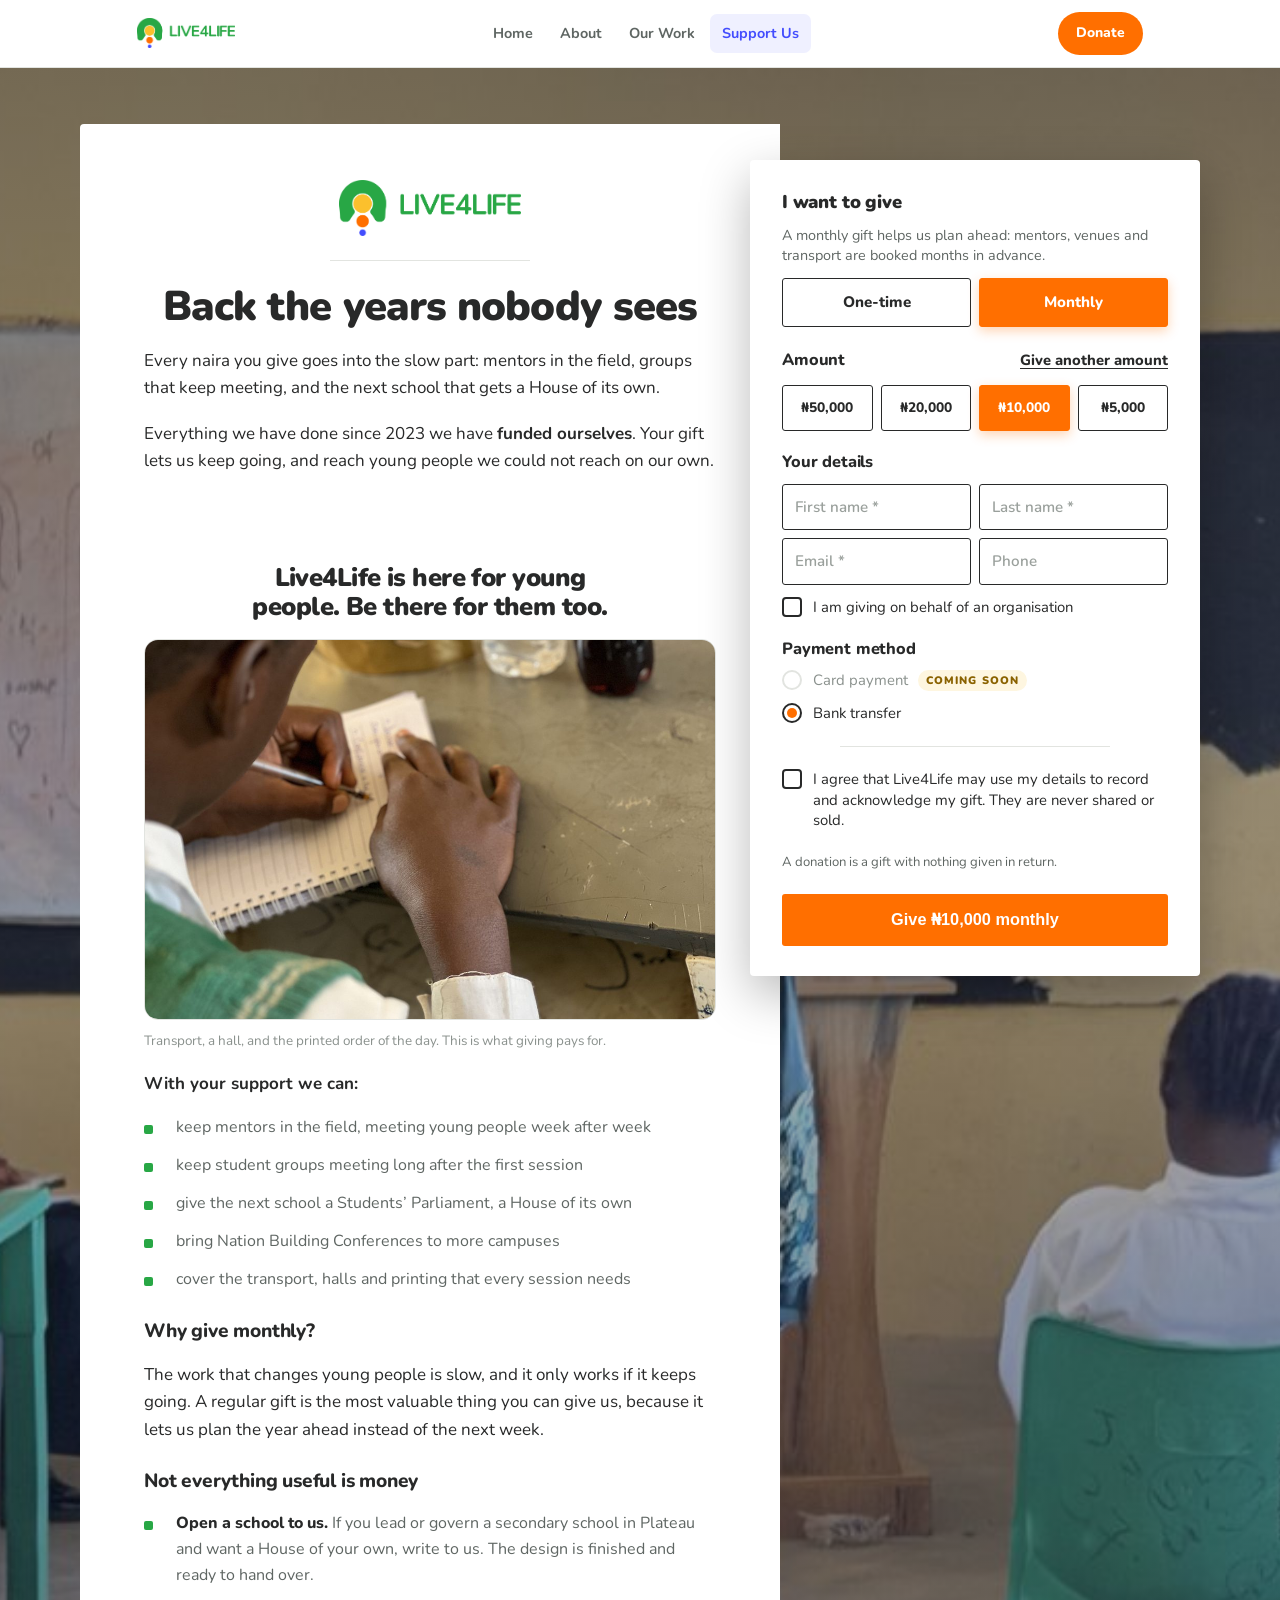
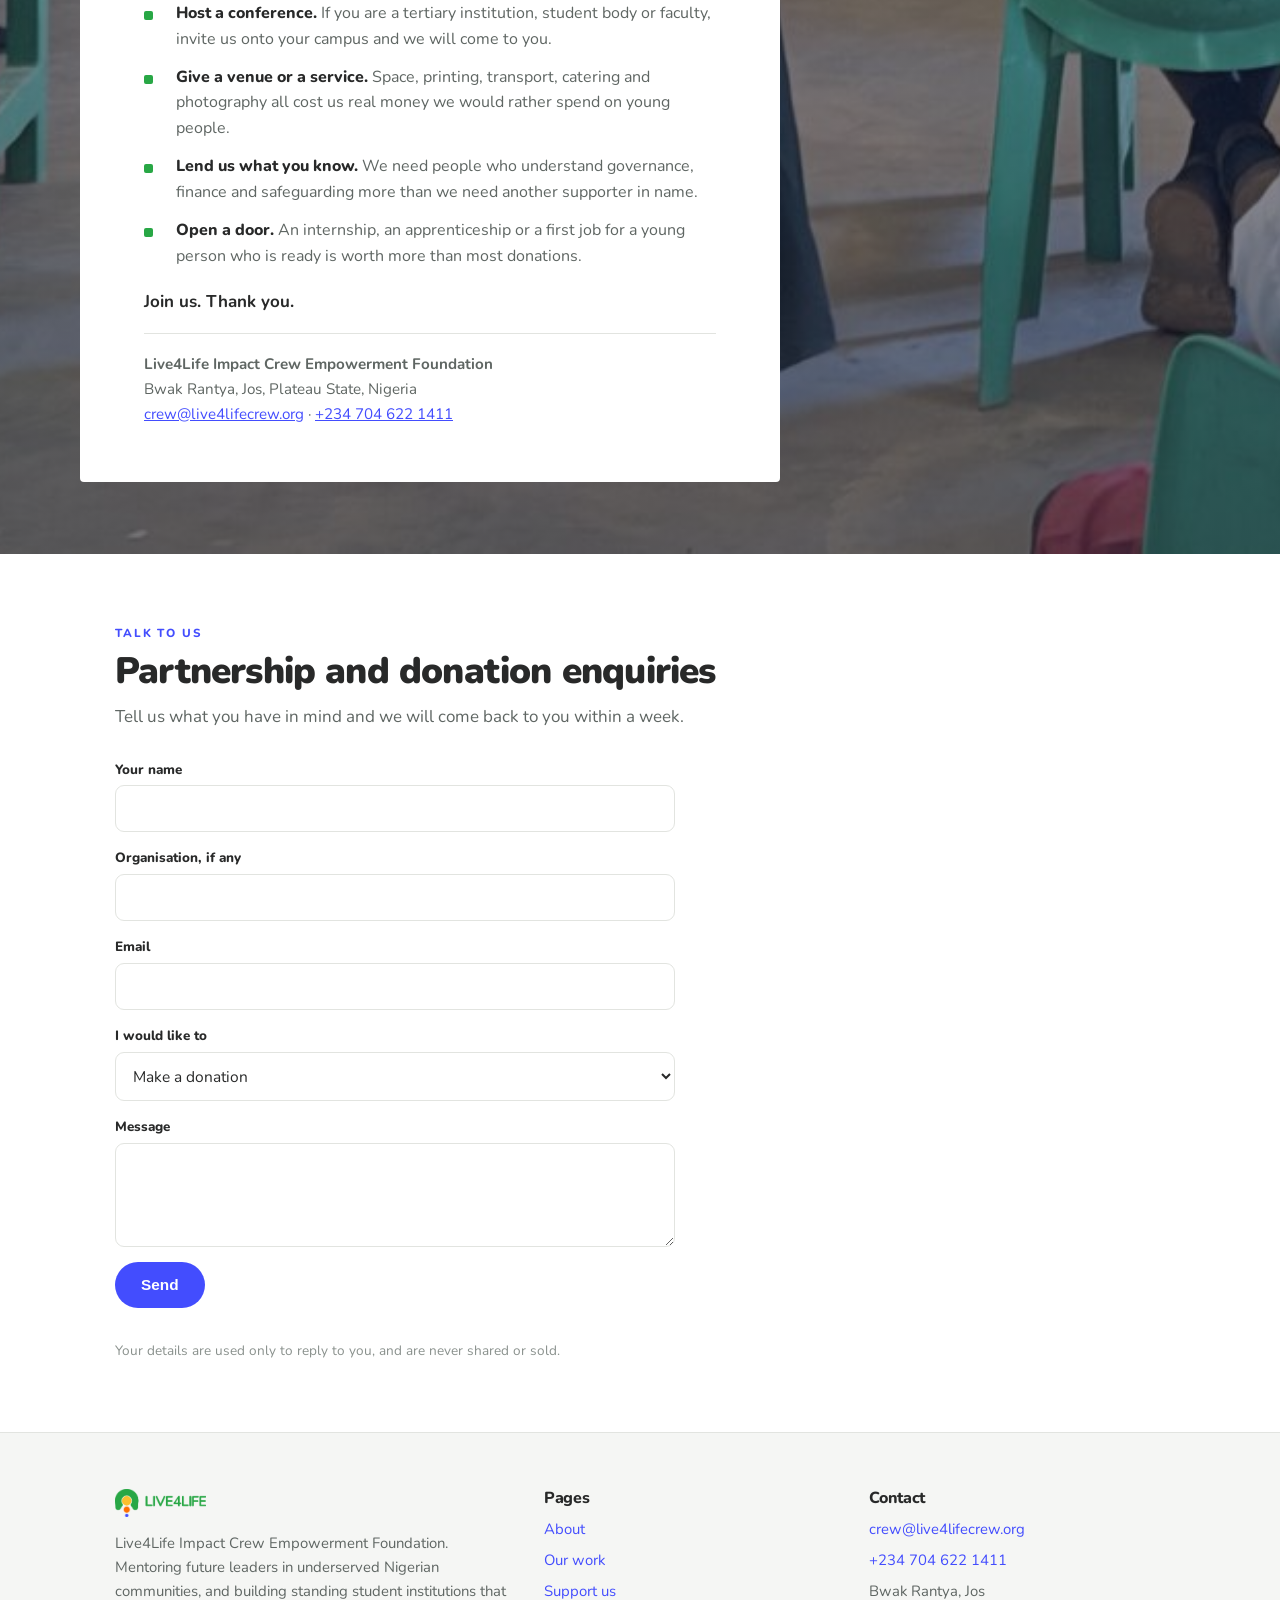
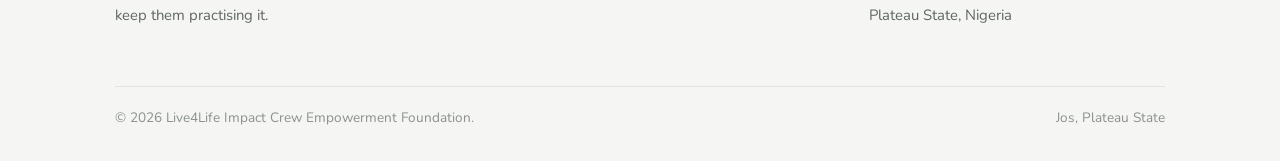
<file: support.html>
<!doctype html>
<html lang="en">
<head>
<meta charset="utf-8">
<meta name="viewport" content="width=device-width,initial-scale=1">
<title>Support us &mdash; Live4Life Impact Crew Empowerment Foundation</title>
<meta name="description" content="Everything since 2023 we have funded ourselves. Give once or monthly, open a school to a Students' Parliament, or host a conference.">
<meta property="og:title" content="Support us &mdash; Live4Life Impact Crew Empowerment Foundation">
<meta property="og:description" content="Everything since 2023 we have funded ourselves. Give once or monthly, open a school to a Students' Parliament, or host a conference.">
<meta property="og:type" content="website">
<meta property="og:image" content="https://live4lifecrew.org/assets/img/og.jpg">
<meta property="og:url" content="https://live4lifecrew.org/support.html">
<meta name="twitter:card" content="summary_large_image">
<link rel="canonical" href="https://live4lifecrew.org/support.html">
<link rel="icon" href="assets/img/favicon.ico" sizes="any">
<link rel="icon" type="image/png" href="assets/img/favicon.png">
<link rel="apple-touch-icon" href="assets/img/apple-touch-icon.png">
<link rel="preconnect" href="https://fonts.googleapis.com">
<link rel="preconnect" href="https://fonts.gstatic.com" crossorigin>
<link rel="stylesheet" href="https://fonts.googleapis.com/css2?family=Nunito:ital,wght@0,400;0,600;0,700;0,800;0,900;1,400&display=swap">
<link rel="stylesheet" href="assets/css/style.css">
</head>
<body>
<a class="skip" href="#main">Skip to content</a>
<nav class="site">
  <div class="nav-in">
    <a class="brand" href="index.html" aria-label="Live4Life Impact Crew Empowerment Foundation home">
      <img src="assets/img/logo-colour.png" alt="Live4Life Impact Crew Empowerment Foundation">
    </a>
    <button class="burger" aria-label="Menu" aria-expanded="false" aria-controls="navlinks">
      <span></span><span></span><span></span>
    </button>
    <div class="navlinks" id="navlinks">
      <a href="index.html">Home</a>
      <a href="about.html">About</a>
      <a href="our-work.html">Our Work</a>
      <a href="support.html" aria-current="page">Support Us</a>
      <a class="navcta" href="#give">Donate</a>
    </div>
    <a class="navcta" href="#give">Donate</a>
  </div>
</nav>
<main id="main">

<div class="donate-wrap">
  <div class="donate-grid">

    <!-- Story, top half -->
    <article class="dstory dstory-intro">
      <img class="dlogo" src="assets/img/logo-colour.png" alt="Live4Life Impact Crew Empowerment Foundation" width="240" height="64">
      <hr class="drule">
      <h1>Back the years nobody sees</h1>
      <p>Every naira you give goes into the slow part: mentors in the field, groups that keep meeting, and the next school that gets a House of its own.</p>
      <p>Everything we have done since 2023 we have <b>funded ourselves</b>. Your gift lets us keep going, and reach young people we could not reach on our own.</p>
    </article>

    <!-- Donation card -->
    <aside class="dcard" id="give" aria-labelledby="give-h">
      <form id="donate-form" class="dform" action="https://api.web3forms.com/submit" method="POST" novalidate>
        <input type="hidden" name="access_key" value="2e0b2abc-4dd5-4f66-995a-c788ad354386">
        <input type="hidden" name="subject" value="New donation pledge from the Live4Life website">
        <input type="hidden" name="from_name" value="Live4Life website">
        <input type="hidden" name="frequency" value="Monthly">
        <input type="hidden" name="amount" value="10000">

        <div class="dsec">
          <h2 id="give-h">I want to give</h2>
          <p class="dnote">A monthly gift helps us plan ahead: mentors, venues and transport are booked months in advance.</p>
          <div class="seg" role="radiogroup" aria-label="How often">
            <button type="button" class="segbtn" role="radio" aria-checked="false" data-freq="One-time">One-time</button>
            <button type="button" class="segbtn on" role="radio" aria-checked="true" data-freq="Monthly">Monthly</button>
          </div>
        </div>

        <div class="dsec">
          <div class="dhead">
            <h3>Amount</h3>
            <button type="button" class="linkbtn" id="other-toggle" aria-expanded="false" aria-controls="other-wrap">Give another amount</button>
          </div>
          <div class="amts" role="radiogroup" aria-label="Amount">
            <button type="button" class="amt" role="radio" aria-checked="false" data-amt="50000">&#8358;50,000</button>
            <button type="button" class="amt" role="radio" aria-checked="false" data-amt="20000">&#8358;20,000</button>
            <button type="button" class="amt on" role="radio" aria-checked="true" data-amt="10000">&#8358;10,000</button>
            <button type="button" class="amt" role="radio" aria-checked="false" data-amt="5000">&#8358;5,000</button>
          </div>
          <div class="other" id="other-wrap" hidden>
            <label for="other-amt" class="sr">Other amount in naira</label>
            <span class="cur" aria-hidden="true">&#8358;</span>
            <input id="other-amt" type="number" inputmode="numeric" min="500" step="100" placeholder="Other amount">
          </div>
        </div>

        <div class="dsec">
          <h3>Your details</h3>
          <div class="dfields">
            <label class="sr" for="d-first">First name</label>
            <input id="d-first" name="first_name" type="text" placeholder="First name *" required autocomplete="given-name">
            <label class="sr" for="d-last">Last name</label>
            <input id="d-last" name="last_name" type="text" placeholder="Last name *" required autocomplete="family-name">
            <label class="sr" for="d-email">Email</label>
            <input id="d-email" name="email" type="email" placeholder="Email *" required autocomplete="email">
            <label class="sr" for="d-phone">Phone</label>
            <input id="d-phone" name="phone" type="tel" placeholder="Phone" autocomplete="tel">
          </div>
          <label class="radio check"><input type="checkbox" id="d-isorg"><span>I am giving on behalf of an organisation</span></label>
          <div id="org-wrap" hidden>
            <label class="sr" for="d-org">Organisation name</label>
            <input id="d-org" name="organisation" type="text" placeholder="Organisation name" autocomplete="organization" class="full">
          </div>
        </div>

        <div class="dsec">
          <h3>Payment method</h3>
          <label class="radio disabled"><input type="radio" name="method" value="Card" disabled><span>Card payment <em class="soon">Coming soon</em></span></label>
          <label class="radio"><input type="radio" name="method" value="Bank transfer" checked><span>Bank transfer</span></label>
        </div>

        <hr class="drule">

        <label class="radio check"><input type="checkbox" id="d-consent" required><span>I agree that Live4Life may use my details to record and acknowledge my gift. They are never shared or sold.</span></label>
        <p class="dsmall">A donation is a gift with nothing given in return.</p>

        <input class="hp" type="checkbox" name="botcheck" tabindex="-1" autocomplete="off" aria-hidden="true">
        <p class="derr" id="donate-err" role="alert"></p>
        <button class="btn solid dgo" type="submit" id="donate-btn">Give &#8358;10,000 monthly</button>
      </form>

      <!-- Shown after Give is pressed -->
      <div class="dthanks" id="donate-thanks" hidden tabindex="-1">
        <h2>Thank you<span id="t-name"></span></h2>
        <p id="t-line"></p>
        <div class="bank">
          <span class="l">Account name</span><span class="d">Live4Life Impact Crew Empowerment Foundation</span>
          <span class="l">Bank</span><span class="d">Stanbic IBTC</span>
          <span class="l">Account number</span><span class="d acct">0084041563</span>
          <span class="l">Amount</span><span class="d" id="t-amt"></span>
          <span class="l">Reference</span><span class="d" id="t-ref"></span>
        </div>
        <p class="dsmall" id="t-monthly" hidden>For a monthly gift, set up a standing order with your bank using the details above.</p>
        <p class="dsmall">Giving from outside Nigeria? Write to <a href="mailto:crew@live4lifecrew.org">crew@live4lifecrew.org</a> and we will arrange it.</p>
        <button type="button" class="linkbtn" id="donate-again">Make another gift</button>
      </div>
    </aside>

    <!-- Story, rest -->
    <article class="dstory dstory-body">
      <h2 class="dcenter">Live4Life is here for young people. Be there for them too.</h2>
      <figure class="fig fig-crop">
        <img src="assets/img/d-notes.jpg" alt="A young person taking notes during a session." width="1100" height="733" loading="lazy">
        <figcaption>Transport, a hall, and the printed order of the day. This is what giving pays for.</figcaption>
      </figure>

      <p><b>With your support we can:</b></p>
      <ul class="ticks">
        <li>keep mentors in the field, meeting young people week after week</li>
        <li>keep student groups meeting long after the first session</li>
        <li>give the next school a Students&rsquo; Parliament, a House of its own</li>
        <li>bring Nation Building Conferences to more campuses</li>
        <li>cover the transport, halls and printing that every session needs</li>
      </ul>

      <h3>Why give monthly?</h3>
      <p>The work that changes young people is slow, and it only works if it keeps going. A regular gift is the most valuable thing you can give us, because it lets us plan the year ahead instead of the next week.</p>

      <h3>Not everything useful is money</h3>
      <ul class="ticks">
        <li><b>Open a school to us.</b> If you lead or govern a secondary school in Plateau and want a House of your own, write to us. The design is finished and ready to hand over.</li>
        <li><b>Host a conference.</b> If you are a tertiary institution, student body or faculty, invite us onto your campus and we will come to you.</li>
        <li><b>Give a venue or a service.</b> Space, printing, transport, catering and photography all cost us real money we would rather spend on young people.</li>
        <li><b>Lend us what you know.</b> We need people who understand governance, finance and safeguarding more than we need another supporter in name.</li>
        <li><b>Open a door.</b> An internship, an apprenticeship or a first job for a young person who is ready is worth more than most donations.</li>
      </ul>

      <p><b>Join us. Thank you.</b></p>

      <div class="dsign">
        <b>Live4Life Impact Crew Empowerment Foundation</b><br>
        Bwak Rantya, Jos, Plateau State, Nigeria<br>
        <a href="mailto:crew@live4lifecrew.org">crew@live4lifecrew.org</a> &middot; <a href="tel:+2347046221411">+234 704 622 1411</a>
      </div>
    </article>

  </div>
</div>

<div class="band">
  <div class="inner">
    <div>
      <p class="eyebrow">Talk to us</p>
      <h2 style="margin-top:8px">Partnership and donation enquiries</h2>
      <p class="muted" style="margin-top:10px">Tell us what you have in mind and we will come back to you within a week.</p>
    </div>
    <form class="l4l" data-ajax action="https://api.web3forms.com/submit" method="POST">
      <input type="hidden" name="access_key" value="2e0b2abc-4dd5-4f66-995a-c788ad354386">
      <input type="hidden" name="subject" value="New enquiry from the Live4Life website">
      <input type="hidden" name="from_name" value="Live4Life website">
      <div class="field"><label for="p-name">Your name</label><input id="p-name" name="name" type="text" required autocomplete="name"></div>
      <div class="field"><label for="p-org">Organisation, if any</label><input id="p-org" name="organisation" type="text" autocomplete="organization"></div>
      <div class="field"><label for="p-email">Email</label><input id="p-email" name="email" type="email" required autocomplete="email"></div>
      <div class="field"><label for="p-type">I would like to</label>
        <select id="p-type" name="interest">
          <option>Make a donation</option>
          <option>Fund a cohort or a conference</option>
          <option>Open a school to a Students&rsquo; Parliament</option>
          <option>Host a conference at our institution</option>
          <option>Offer a venue, service or in-kind support</option>
          <option>Offer work experience to a young person</option>
          <option>Something else</option>
        </select>
      </div>
      <div class="field"><label for="p-msg">Message</label><textarea id="p-msg" name="message" required></textarea></div>
      <input class="hp" type="checkbox" name="botcheck" tabindex="-1" autocomplete="off" aria-hidden="true">
      <button class="btn blue" type="submit" style="align-self:flex-start">Send</button>
      <p id="form-status" role="status" aria-live="polite" style="margin-top:2px; font-weight:700"></p>
      <p class="hint">Your details are used only to reply to you, and are never shared or sold.</p>
    </form>
  </div>
</div>
</main>
<footer class="site">
  <div class="inner">
    <div class="fgrid">
      <div>
        <img src="assets/img/logo-colour.png" alt="Live4Life Impact Crew Empowerment Foundation">
        <p>Live4Life Impact Crew Empowerment Foundation. Mentoring future leaders in underserved Nigerian communities, and building standing student institutions that keep them practising it.</p>
      </div>
      <div>
        <h4>Pages</h4>
        <ul>
          <li><a href="about.html">About</a></li>
          <li><a href="our-work.html">Our work</a></li>
          <li><a href="support.html">Support us</a></li>
        </ul>
      </div>
      <div>
        <h4>Contact</h4>
        <ul>
          <li><a href="mailto:crew@live4lifecrew.org">crew@live4lifecrew.org</a></li>
          <li><a href="tel:+2347046221411">+234 704 622 1411</a></li>
          <li>Bwak Rantya, Jos<br>Plateau State, Nigeria</li>
        </ul>
      </div>
    </div>
    <div class="legal">
      <span>&copy; 2026 Live4Life Impact Crew Empowerment Foundation.</span>
      <span>Jos, Plateau State</span>
    </div>
  </div>
</footer>
<script src="assets/js/main.js"></script>
<script src="assets/js/donate.js"></script>
</body>
</html>
</file>
<file: assets/css/style.css>
:root{
  --blue:#434DFE; --yellow:#FBC02D; --green:#28A745; --orange:#FF6F00;
  --ink:#282929; --muted:#5F6663; --faint:#8A918D;
  --white:#FFFFFF; --paper:#F5F6F4; --rule:#E2E4E0;
  --blue-wash:#EFF0FF; --green-wash:#EAF6EE; --orange-wash:#FFF2E8; --yellow-wash:#FEF6E0;
  --blue-deep:#2E37D6;
  --max:1050px;
  color-scheme:light;
}
*{box-sizing:border-box}
html{-webkit-text-size-adjust:100%}
body{
  margin:0; background:var(--white); color:var(--ink);
  font-family:"Nunito","Segoe UI",Helvetica,Arial,sans-serif;
  font-size:17px; line-height:1.62; -webkit-font-smoothing:antialiased;
}
h1,h2,h3,h4{margin:0; text-wrap:balance; line-height:1.14; font-weight:900; letter-spacing:-0.022em; color:var(--ink)}
h1{font-size:clamp(2.3rem,5.6vw,3.8rem); line-height:1.06}
h2{font-size:clamp(1.65rem,3.4vw,2.3rem)}
h3{font-size:1.18rem; font-weight:800; letter-spacing:-0.01em}
h4{font-size:1rem; font-weight:800}
p{margin:0; max-width:62ch}
img{max-width:100%; height:auto}
a{color:var(--blue)}
.lead{font-size:1.15rem; color:var(--muted); font-weight:600}
.muted{color:var(--muted)}
.eyebrow{font-size:0.73rem; font-weight:800; letter-spacing:0.16em; text-transform:uppercase; color:var(--blue); margin:0}
.eyebrow.g{color:var(--green)} .eyebrow.o{color:var(--orange)} .eyebrow.w{color:rgba(255,255,255,.82)}
.skip{position:absolute; left:-9999px; top:0; background:#fff; color:var(--ink); padding:12px 18px; z-index:60; font-weight:800; border-radius:0 0 10px 0}
.skip:focus{left:0}

/* ---------- nav ---------- */
nav.site{
  position:sticky; top:0; z-index:30; background:rgba(255,255,255,.96);
  backdrop-filter:saturate(1.3) blur(8px);
  border-bottom:1px solid var(--rule);
}
.nav-in{max-width:var(--max); margin:0 auto; display:flex; align-items:center; justify-content:space-between; gap:16px; padding:12px 22px}
.brand{display:flex; align-items:center; gap:10px; text-decoration:none}
.brand img{height:30px; width:auto; display:block}
.navlinks{display:flex; gap:3px; align-items:center}
.navlinks a{
  font-size:0.9rem; font-weight:700; color:var(--muted); text-decoration:none;
  padding:8px 12px; border-radius:7px;
}
.navlinks a:hover{color:var(--ink); background:var(--paper)}
.navlinks a[aria-current="page"]{color:var(--blue); background:var(--blue-wash)}
.navcta{font-size:0.87rem; font-weight:800; background:var(--orange); color:#fff; text-decoration:none; padding:10px 18px; border-radius:999px; white-space:nowrap}
.navlinks > .navcta{display:none}
.navcta:hover{background:#E86300}
.burger{display:none; background:none; border:0; padding:8px; cursor:pointer; border-radius:8px}
.burger span{display:block; width:22px; height:2.5px; background:var(--ink); border-radius:2px; margin:4px 0}

@media(max-width:860px){
  .burger{display:block}
  .navlinks{
    display:none; position:absolute; left:0; right:0; top:100%;
    background:#fff; border-bottom:1px solid var(--rule);
    flex-direction:column; align-items:stretch; padding:10px 14px 16px; gap:2px;
  }
  .navlinks.open{display:flex}
  .navlinks a{padding:12px 10px; font-size:1rem}
  .nav-in > .navcta{display:none}
  .navlinks > .navcta{display:block; text-align:center; margin-top:8px}
}

/* ---------- layout ---------- */
.band{padding:70px 22px}
.band.tight{padding:46px 22px}
.band.paper{background:var(--paper)}
.band.blue{background:var(--blue)}
.band.blue h1,.band.blue h2,.band.blue h3,.band.blue h4,.band.blue p{color:#fff}
.band.blue .lead{color:rgba(255,255,255,.92)}
.inner{max-width:var(--max); margin:0 auto; display:flex; flex-direction:column; gap:28px}
.narrow{max-width:740px}
@media(max-width:560px){ .band{padding:52px 20px} }

/* ---------- hero ---------- */
.hero{background:var(--blue); display:grid; grid-template-columns:1fr}
@media(min-width:920px){ .hero{grid-template-columns:1.08fr .92fr} }
.hero-copy{padding:66px 22px; display:flex; flex-direction:column; gap:24px; justify-content:center; max-width:640px; margin-left:auto; width:100%}
@media(min-width:920px){ .hero-copy{padding:92px 44px 92px 22px} }
.hero h1{color:#fff}
.hero .sub{font-size:1.2rem; font-weight:600; color:rgba(255,255,255,.94); max-width:44ch}
.hero-photo{min-height:300px; background:var(--blue-deep); position:relative; overflow:hidden}
.hero-photo img{position:absolute; inset:0; width:100%; height:100%; object-fit:cover}
.pagehead{background:var(--paper); border-bottom:1px solid var(--rule); padding:62px 22px 56px}
.pagehead .inner{gap:18px}

/* ---------- buttons ---------- */
.btnrow{display:flex; gap:11px; flex-wrap:wrap}
.btn{font-size:0.96rem; font-weight:800; cursor:pointer; border:0; padding:14px 26px; border-radius:999px; text-decoration:none; display:inline-block; line-height:1.2}
.btn.primary{background:var(--yellow); color:#282929}
.btn.primary:hover{background:#F0B41F}
.btn.ghost{background:transparent; color:#fff; box-shadow:inset 0 0 0 2px rgba(255,255,255,.6)}
.btn.ghost:hover{background:rgba(255,255,255,.12)}
.btn.solid{background:var(--orange); color:#fff}
.btn.blue{background:var(--blue); color:#fff}
.btn.line{background:#fff; color:var(--ink); box-shadow:inset 0 0 0 2px var(--rule)}
.btn.line:hover{background:var(--paper)}

/* ---------- cards ---------- */
.grid3{display:grid; gap:18px}
@media(min-width:840px){ .grid3{grid-template-columns:repeat(3,1fr)} }
.grid2{display:grid; gap:18px}
@media(min-width:760px){ .grid2{grid-template-columns:repeat(2,1fr)} }
.card{background:#fff; border:1px solid var(--rule); border-radius:14px; padding:26px 24px; display:flex; flex-direction:column; gap:12px}
.card p{font-size:0.98rem; color:var(--muted)}
.tag{align-self:flex-start; font-size:0.68rem; font-weight:900; letter-spacing:0.12em; text-transform:uppercase; padding:5px 11px; border-radius:999px}
.tag.b{background:var(--blue-wash); color:var(--blue)}
.tag.g{background:var(--green-wash); color:#1B7A32}
.tag.o{background:var(--orange-wash); color:#B85400}
.tag.y{background:var(--yellow-wash); color:#8A6200}

/* ---------- pathway ---------- */
.path{display:grid; gap:16px}
@media(min-width:900px){ .path{grid-template-columns:repeat(4,1fr)} }
.stage{background:#fff; border:1px solid var(--rule); border-top:5px solid var(--blue); border-radius:12px; padding:22px 20px; display:flex; flex-direction:column; gap:9px}
.stage:nth-child(2){border-top-color:var(--green)}
.stage:nth-child(3){border-top-color:var(--yellow)}
.stage:nth-child(4){border-top-color:var(--orange)}
.stage .n{font-size:0.7rem; font-weight:900; letter-spacing:0.15em; color:var(--faint)}
.stage p{font-size:0.94rem; color:var(--muted)}

/* ---------- stat band ---------- */
.stats{display:grid; gap:14px; grid-template-columns:repeat(2,1fr)}
@media(min-width:760px){ .stats{grid-template-columns:repeat(4,1fr)} }
.stat{background:var(--green-wash); border-radius:12px; padding:22px 18px; text-align:center}
.stat b{display:block; font-size:2.1rem; font-weight:900; color:var(--green); letter-spacing:-0.03em; font-variant-numeric:tabular-nums; line-height:1}
.stat span{display:block; font-size:0.88rem; color:var(--muted); font-weight:700; margin-top:7px}

/* ---------- rows ---------- */
.rows{border-top:1px solid var(--rule)}
.row{display:grid; grid-template-columns:minmax(150px,210px) 1fr; gap:6px 28px; padding:17px 0; border-bottom:1px solid var(--rule); align-items:baseline}
@media(max-width:640px){ .row{grid-template-columns:1fr} }
.row .k{font-weight:800; font-size:0.99rem}
.row .v{font-size:0.97rem; color:var(--muted)}

ul.ticks{margin:0; padding:0; list-style:none; display:flex; flex-direction:column; gap:12px}
ul.ticks li{position:relative; padding-left:32px; font-size:1rem; color:var(--muted); max-width:66ch}
ul.ticks li::before{content:""; position:absolute; left:0; top:10px; width:9px; height:9px; border-radius:2px; background:var(--green)}
ul.ticks li b{font-weight:800; color:var(--ink)}

.pull{border-left:5px solid var(--yellow); padding:6px 0 6px 24px; font-size:1.32rem; font-weight:800; line-height:1.4; letter-spacing:-0.015em; max-width:34ch}

/* ---------- photographs ---------- */
figure{margin:0}
.fig img{display:block; width:100%; border-radius:14px; border:1px solid var(--rule)}
.fig figcaption{margin-top:11px; font-size:0.84rem; color:var(--faint); line-height:1.5}
.fig-band img{aspect-ratio:21/9; object-fit:cover; object-position:center 42%}
.fig-crop img{aspect-ratio:3/2; object-fit:cover}
@media(max-width:720px){ .fig-band img{aspect-ratio:4/3} }

/* ---------- story ---------- */
.story{display:grid; gap:0; border:1px solid var(--rule); border-radius:14px; overflow:hidden; background:#fff}
@media(min-width:800px){ .story{grid-template-columns:.95fr 1.05fr} }
.story .pic{background:var(--green); min-height:250px; position:relative}
.story .pic img{position:absolute; inset:0; width:100%; height:100%; object-fit:cover}
.story .txt{padding:34px 30px; display:flex; flex-direction:column; gap:15px}
.story blockquote{margin:0; font-size:1.24rem; font-weight:800; line-height:1.38; letter-spacing:-0.015em}

/* ---------- give ---------- */
.give{display:grid; gap:18px}
@media(min-width:760px){ .give{grid-template-columns:repeat(2,1fr)} }
.tier{background:#fff; border:1px solid var(--rule); border-radius:14px; padding:26px 24px; display:flex; flex-direction:column; gap:10px}
.tier p{font-size:0.97rem; color:var(--muted)}
.reveal{border:1.5px solid var(--rule); border-radius:14px; background:#fff; overflow:hidden; max-width:440px}
.reveal summary{
  list-style:none; cursor:pointer; display:flex; align-items:center; justify-content:space-between; gap:14px;
  padding:16px 20px; font-weight:800; font-size:0.97rem; color:var(--blue);
}
.reveal summary::-webkit-details-marker{display:none}
.reveal summary:hover{background:var(--paper)}
.reveal summary svg{transition:transform .18s ease; flex:none}
.reveal[open] summary{border-bottom:1px solid var(--rule); color:var(--ink)}
.reveal[open] summary svg{transform:rotate(180deg)}
.reveal[open] summary span::after{content:""}
.reveal .bank{border:0; border-radius:0; max-width:none; background:#fff}
/* .bank sets display:flex, which beats the browser's own collapse rule - restate it */
.reveal:not([open]) > .bank{display:none}
.bank{background:var(--paper); border:1px solid var(--rule); border-radius:14px; padding:26px 24px; display:flex; flex-direction:column; gap:4px; max-width:440px}
.bank .l{font-size:0.74rem; font-weight:800; letter-spacing:0.12em; text-transform:uppercase; color:var(--faint); margin-top:12px}
.bank .l:first-child{margin-top:0}
.bank .d{font-size:1.06rem; font-weight:800}
.bank .acct{font-variant-numeric:tabular-nums; letter-spacing:0.07em}

/* ---------- form ---------- */
form.l4l{display:flex; flex-direction:column; gap:15px; max-width:560px}
.field{display:flex; flex-direction:column; gap:5px}
.field label{font-size:0.84rem; font-weight:800}
.field input,.field select,.field textarea{
  font-family:inherit; font-size:0.97rem; color:var(--ink); background:#fff;
  border:1.5px solid var(--rule); border-radius:9px; padding:12px 13px;
}
.field textarea{min-height:104px; resize:vertical}
.field input:focus,.field select:focus,.field textarea:focus{outline:2px solid var(--blue); outline-offset:1px; border-color:var(--blue)}
.hint{font-size:0.85rem; color:var(--faint)}
.hp{position:absolute; left:-9999px; opacity:0; pointer-events:none; height:0; width:0}

/* ---------- sdg ---------- */
.sdg{display:flex; gap:12px; flex-wrap:wrap}
.sdgchip{border:1.5px solid var(--rule); border-radius:12px; padding:15px 17px; display:flex; flex-direction:column; gap:3px; min-width:200px; flex:1 1 220px; background:#fff}
.sdgchip .code{font-weight:900; font-size:0.96rem; color:var(--blue)}
.sdgchip .desc{font-size:0.88rem; color:var(--muted)}

/* ---------- donate page (support.html) ---------- */
.donate-wrap{
  background:#1d2230 url("../img/house-wide.jpg") center 30%/cover no-repeat;
  position:relative; padding:56px 22px 72px;
}
.donate-wrap::before{content:""; position:absolute; inset:0; background:linear-gradient(180deg,rgba(20,24,40,.55),rgba(20,24,40,.35) 40%,rgba(20,24,40,.6))}
.donate-grid{
  position:relative; max-width:1120px; margin:0 auto; display:grid; gap:0;
  grid-template-columns:1fr; grid-template-areas:"intro" "card" "body";
}
@media(min-width:960px){
  .donate-grid{grid-template-columns:minmax(0,1fr) 420px; grid-template-areas:"intro card" "body card"}
}
.dstory{background:#fff; padding:44px 64px; display:flex; flex-direction:column; gap:18px}
.dstory p{max-width:none}
.dstory-intro{grid-area:intro; padding-top:56px; text-align:left}
.dstory-body{grid-area:body; padding-bottom:56px}
.dstory h1{font-size:clamp(1.9rem,3.6vw,2.6rem); text-align:center}
.dstory h2{font-size:clamp(1.3rem,2.4vw,1.6rem)}
.dstory h3{font-size:1.2rem; margin-top:10px}
.dcenter{text-align:center}
.dlogo{display:block; height:56px; width:auto; margin:0 auto}
.drule{border:0; border-top:1px solid var(--rule); width:200px; margin:6px auto}
.dsign{font-size:.95rem; color:var(--muted); border-top:1px solid var(--rule); padding-top:18px}
@media(max-width:959px){
  .dstory-intro{border-radius:14px 14px 0 0}
  .dstory-body{border-radius:0 0 14px 14px}
}
@media(min-width:960px){
  .dstory-intro{border-radius:4px 0 0 0}
  .dstory-body{border-radius:0 0 4px 4px}
}
@media(max-width:620px){
  .donate-wrap{padding:28px 12px 44px}
  .dstory{padding:30px 22px}
}

.dcard{grid-area:card; background:#fff; position:relative; z-index:2; box-shadow:0 18px 50px rgba(0,0,0,.28); padding:32px 32px 30px}
@media(min-width:960px){
  .dcard{align-self:start; position:sticky; top:84px; margin:36px 0 0 -30px; border-radius:4px}
}
@media(max-width:959px){
  .dcard{border-top:1px solid var(--rule); border-bottom:1px solid var(--rule); box-shadow:none}
}
@media(max-width:620px){ .dcard{padding:26px 22px} }
.dform{display:flex; flex-direction:column; gap:22px}
.dform[hidden]{display:none}
.dsec{display:flex; flex-direction:column; gap:12px}
.dcard h2{font-size:1.15rem; letter-spacing:-0.01em}
.dcard h3{font-size:1.02rem}
.dnote{font-size:.9rem; color:var(--muted); line-height:1.45}
.dhead{display:flex; justify-content:space-between; align-items:baseline; gap:10px; flex-wrap:wrap}
.linkbtn{background:none; border:0; padding:0; font:inherit; font-size:.92rem; font-weight:800; color:var(--ink); text-decoration:underline; text-underline-offset:3px; cursor:pointer}
.linkbtn:hover{color:var(--orange)}
.seg{display:grid; grid-template-columns:1fr 1fr; gap:8px}
.segbtn,.amt{
  font:inherit; font-weight:800; font-size:.95rem; color:var(--ink); background:#fff;
  border:1.5px solid var(--ink); border-radius:3px; padding:11px 8px; cursor:pointer;
  transition:background .12s ease, color .12s ease, border-color .12s ease;
}
.segbtn:hover,.amt:hover{background:var(--orange-wash)}
.segbtn.on,.amt.on{background:var(--orange); border-color:var(--orange); color:#fff; box-shadow:0 4px 12px rgba(255,111,0,.3)}
.amts{display:grid; grid-template-columns:repeat(4,1fr); gap:8px}
.amt{font-size:.86rem; padding:11px 2px; font-variant-numeric:tabular-nums}
@media(max-width:380px){ .amts{grid-template-columns:repeat(2,1fr)} }
.other{position:relative}
.other[hidden]{display:none}
.other .cur{position:absolute; left:13px; top:50%; transform:translateY(-50%); font-weight:800; color:var(--muted)}
.dcard input[type=text],.dcard input[type=email],.dcard input[type=tel],.dcard input[type=number]{
  font:inherit; font-size:.95rem; color:var(--ink); background:#fff; width:100%; min-width:0;
  border:1.5px solid var(--ink); border-radius:3px; padding:10px 12px;
}
.other input{padding-left:30px!important}
.dcard input::placeholder{color:#9aa09c; font-weight:600}
.dcard input:focus{outline:2px solid var(--orange); outline-offset:1px}
.dcard input.bad{border-color:#C0392B; background:#FDF1EF}
.dfields{display:grid; grid-template-columns:1fr 1fr; gap:8px}
@media(max-width:380px){ .dfields{grid-template-columns:1fr} }
#org-wrap[hidden]{display:none}
.radio{display:flex; gap:11px; align-items:flex-start; font-size:.93rem; line-height:1.4; cursor:pointer}
.radio input{appearance:none; -webkit-appearance:none; flex:none; width:20px; height:20px; margin:0; border:2px solid var(--ink); border-radius:50%; background:#fff; cursor:pointer; display:grid; place-content:center}
.radio input::before{content:""; width:10px; height:10px; border-radius:50%; background:var(--orange); transform:scale(0); transition:transform .12s ease}
.radio input:checked::before{transform:scale(1)}
.radio input:focus-visible{outline:2px solid var(--orange); outline-offset:2px}
.radio.check input{border-radius:4px}
.radio.check input::before{border-radius:2px}
.radio.bad input{border-color:#C0392B}
.radio.disabled{color:var(--faint); cursor:not-allowed}
.radio.disabled input{border-color:var(--rule); cursor:not-allowed}
.soon{font-style:normal; font-size:.68rem; font-weight:900; letter-spacing:.1em; text-transform:uppercase; background:var(--yellow-wash); color:#8A6200; padding:3px 8px; border-radius:999px; margin-left:6px; vertical-align:1px}
.dcard .drule{width:70%; margin:0 auto}
.dsmall{font-size:.82rem; color:var(--muted); line-height:1.45}
.derr{font-size:.88rem; font-weight:800; color:#C0392B; min-height:0}
.derr:empty{display:none}
.dgo{width:100%; font-size:1.02rem; padding:16px; border-radius:3px}
.dgo:hover{background:#E86300}
.dgo[disabled]{opacity:.7; cursor:wait}
.sr{position:absolute; width:1px; height:1px; overflow:hidden; clip:rect(0 0 0 0); white-space:nowrap}
.dthanks{display:flex; flex-direction:column; gap:14px}
.dthanks[hidden]{display:none}
.dthanks:focus{outline:none}
.dthanks .bank{max-width:none}

/* ---------- footer ---------- */
footer.site{background:var(--paper); border-top:1px solid var(--rule); padding:56px 22px 32px}
.fgrid{display:grid; gap:30px}
@media(min-width:780px){ .fgrid{grid-template-columns:1.35fr 1fr 1fr} }
footer.site p, footer.site li{font-size:0.93rem; color:var(--muted)}
footer.site ul{list-style:none; margin:0; padding:0; display:flex; flex-direction:column; gap:7px}
footer.site h4{margin-bottom:10px}
footer.site a{text-decoration:none}
footer.site a:hover{text-decoration:underline}
footer.site img{height:28px; width:auto; display:block; margin-bottom:14px}
.legal{border-top:1px solid var(--rule); padding-top:20px; margin-top:30px; font-size:0.85rem; color:var(--faint); display:flex; justify-content:space-between; gap:14px; flex-wrap:wrap}

button:focus-visible, a:focus-visible{outline:2px solid var(--orange); outline-offset:2px}
@media (prefers-reduced-motion: reduce){ *{transition:none!important; animation:none!important} }
</file>
